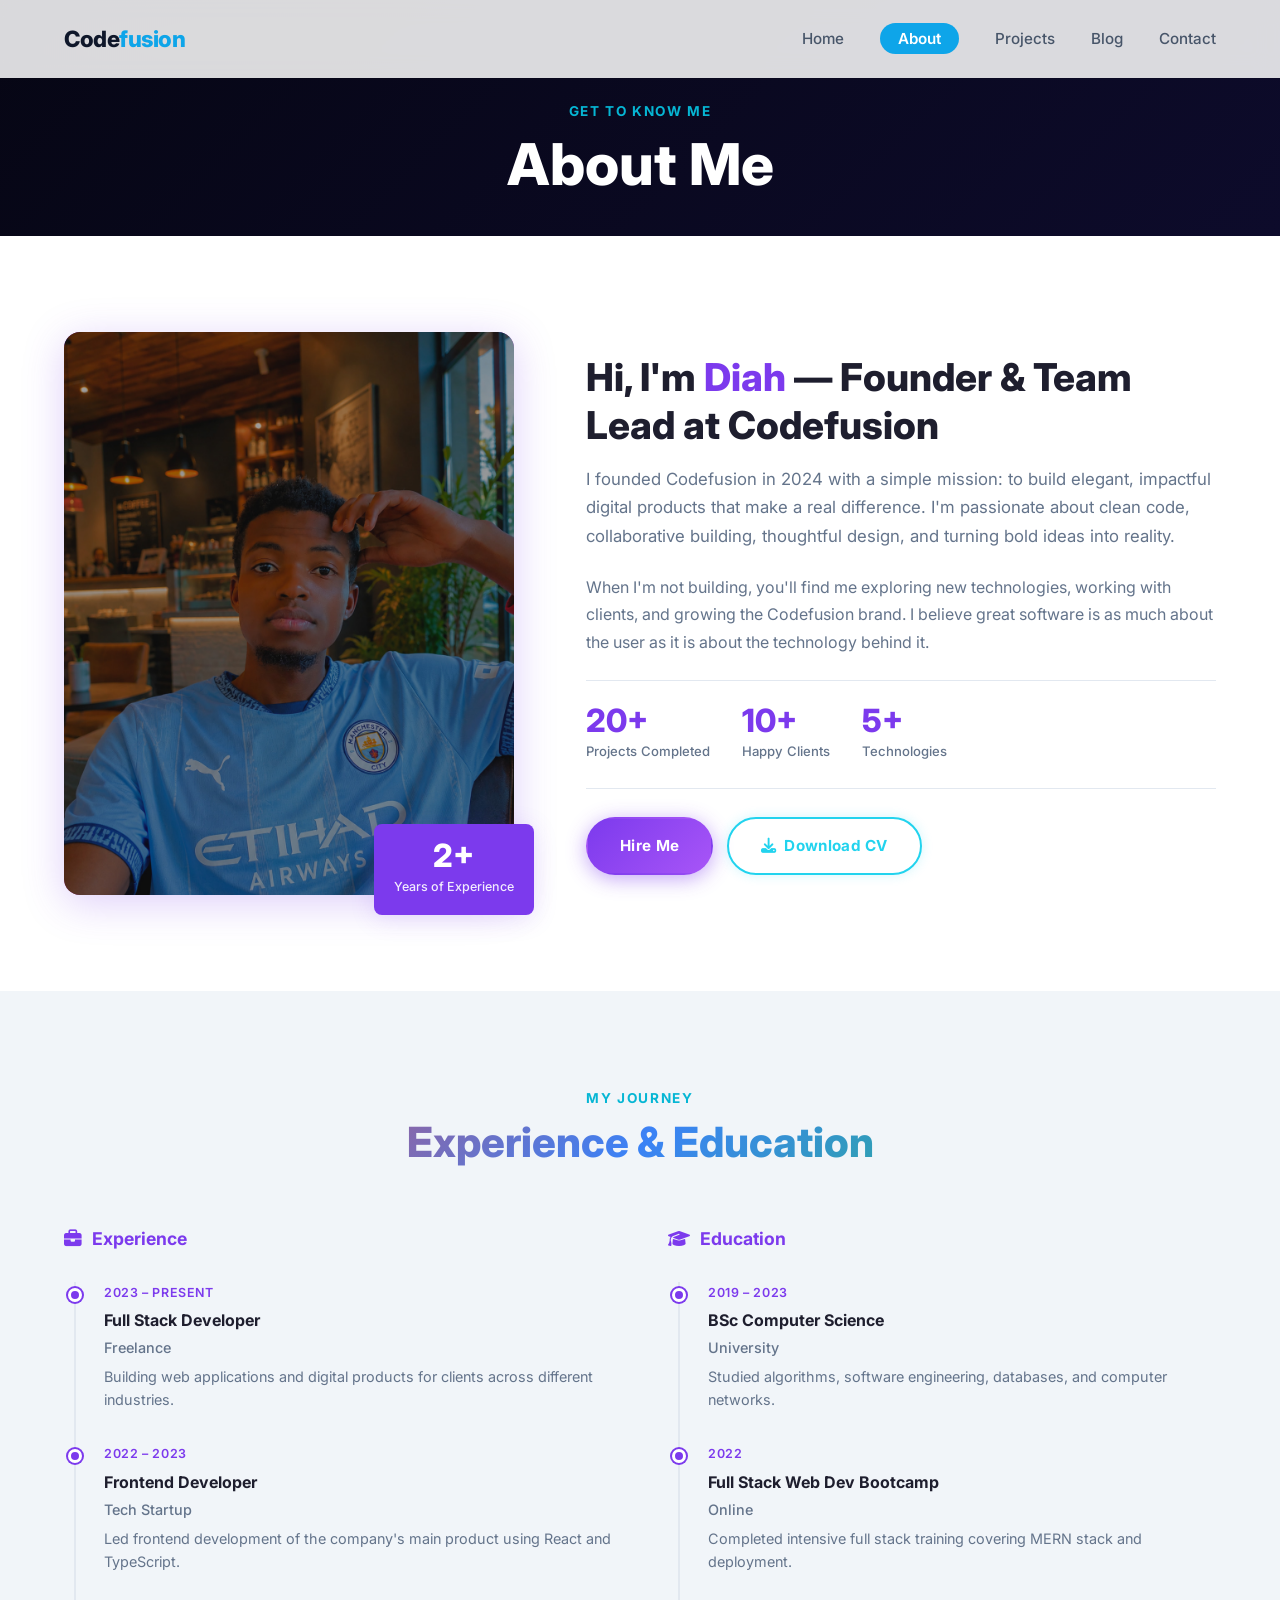
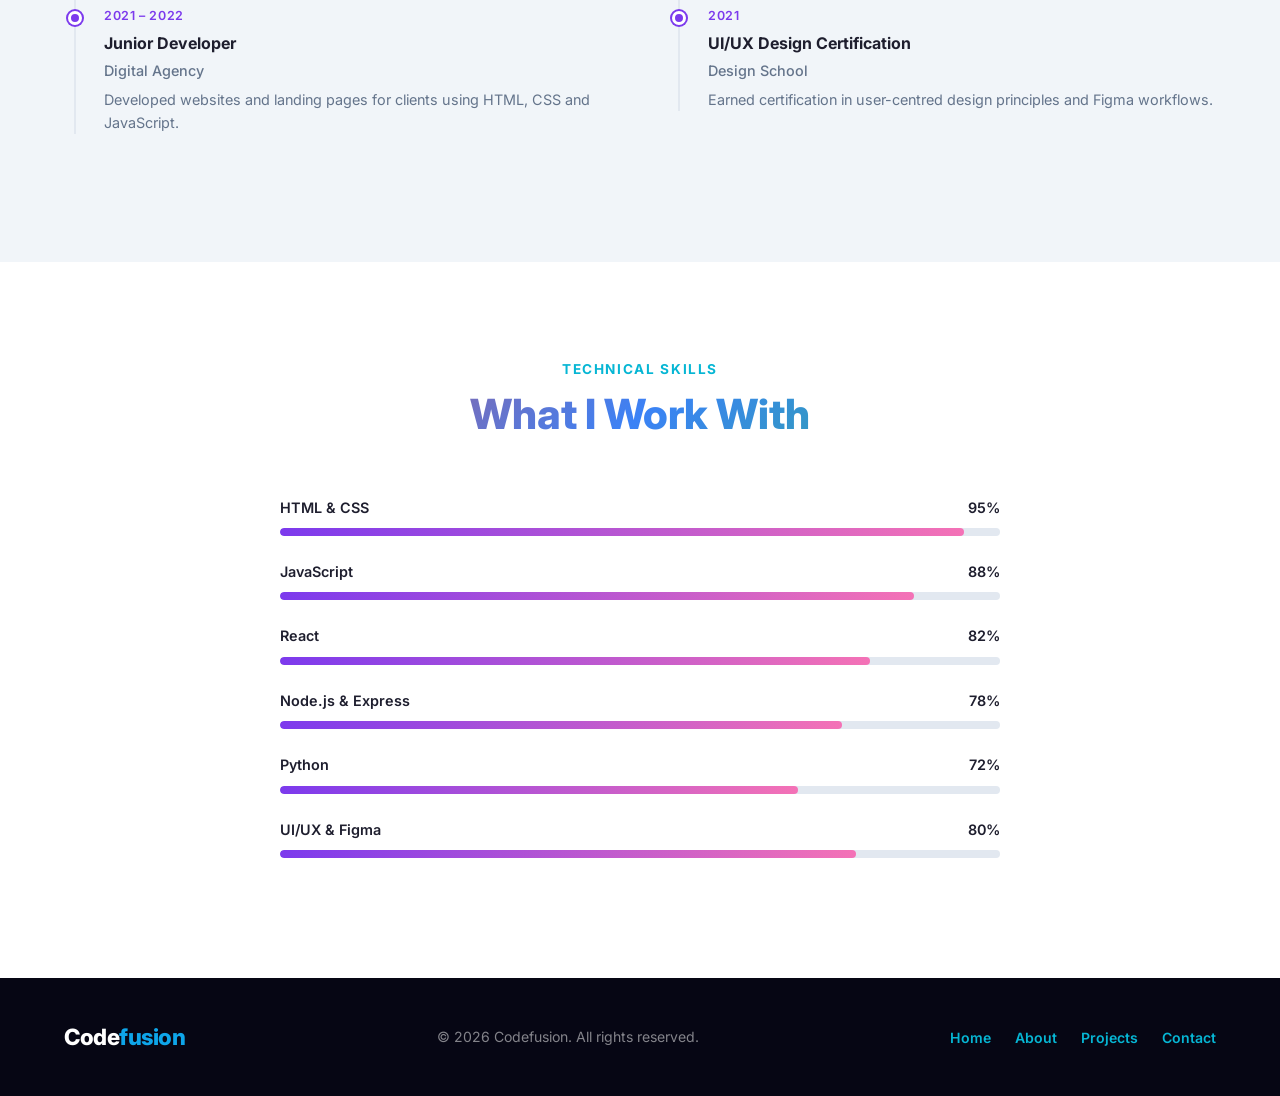
<file: pages/about.html>
<!DOCTYPE html>
<html lang="en">
<head>
  <meta charset="UTF-8" />
  <meta name="viewport" content="width=device-width, initial-scale=1.0" />
  <title>About | Codefusion</title>
  <link rel="stylesheet" href="../css/style.css?v=3" />
  <link rel="stylesheet" href="../css/responsive.css?v=3" />
  <link rel="stylesheet" href="https://cdnjs.cloudflare.com/ajax/libs/font-awesome/6.4.0/css/all.min.css" />
  <link href="https://fonts.googleapis.com/css2?family=Inter:wght@300;400;500;600;700;800&display=swap" rel="stylesheet" />
</head>
<body>

  <!-- Navigation -->
  <nav class="navbar" id="navbar">
    <div class="nav-container">
      <a href="../index.html" class="nav-logo">Code<span>fusion</span></a>
      <ul class="nav-links" id="nav-links">
        <li><a href="../index.html">Home</a></li>
        <li><a href="about.html" class="active">About</a></li>
        <li><a href="projects.html">Projects</a></li>
        <li><a href="blog.html">Blog</a></li>
        <li><a href="../index.html#contact">Contact</a></li>
      </ul>
      <button class="hamburger" id="hamburger" aria-label="Toggle menu">
        <span></span><span></span><span></span>
      </button>
    </div>
  </nav>

  <!-- Page Header -->
  <header class="page-header">
    <div class="container">
      <p class="section-label">Get to know me</p>
      <h1>About Me</h1>
    </div>
  </header>

  <!-- About Section -->
  <section class="about section">
    <div class="container">
      <div class="about-grid">
        <div class="about-image-wrap">
          <div class="about-image-frame">
            <img src="../images/profile.jpg" alt="Profile Photo" id="profile-img" class="profile-photo" />
          </div>
          <div class="about-badge">
            <span class="badge-number">2+</span>
            <span class="badge-text">Years of Experience</span>
          </div>
        </div>
        <div class="about-content">
          <h2>Hi, I'm <span class="highlight">Diah</span> — Founder & Team Lead at Codefusion</h2>
          <p class="about-lead">I founded Codefusion in 2024 with a simple mission: to build elegant, impactful digital products that make a real difference. I'm passionate about clean code, collaborative building, thoughtful design, and turning bold ideas into reality.</p>
          <p>When I'm not building, you'll find me exploring new technologies, working with clients, and growing the Codefusion brand. I believe great software is as much about the user as it is about the technology behind it.</p>
          <div class="about-stats">
            <div class="stat">
              <span class="stat-num">20+</span>
              <span class="stat-label">Projects Completed</span>
            </div>
            <div class="stat">
              <span class="stat-num">10+</span>
              <span class="stat-label">Happy Clients</span>
            </div>
            <div class="stat">
              <span class="stat-num">5+</span>
              <span class="stat-label">Technologies</span>
            </div>
          </div>
          <div class="about-actions">
            <a href="../index.html#contact" class="btn btn-primary">Hire Me</a>
            <a href="#" class="btn btn-outline"><i class="fas fa-download"></i> Download CV</a>
          </div>
        </div>
      </div>
    </div>
  </section>

  <!-- Experience & Education -->
  <section class="timeline-section section bg-light">
    <div class="container">
      <div class="section-header">
        <p class="section-label">My journey</p>
        <h2 class="section-title">Experience & Education</h2>
      </div>
      <div class="timeline-grid">
        <div class="timeline-col">
          <h3 class="timeline-col-title"><i class="fas fa-briefcase"></i> Experience</h3>
          <div class="timeline">
            <div class="timeline-item">
              <div class="timeline-dot"></div>
              <div class="timeline-body">
                <span class="timeline-date">2023 – Present</span>
                <h4>Full Stack Developer</h4>
                <p class="timeline-company">Freelance</p>
                <p>Building web applications and digital products for clients across different industries.</p>
              </div>
            </div>
            <div class="timeline-item">
              <div class="timeline-dot"></div>
              <div class="timeline-body">
                <span class="timeline-date">2022 – 2023</span>
                <h4>Frontend Developer</h4>
                <p class="timeline-company">Tech Startup</p>
                <p>Led frontend development of the company's main product using React and TypeScript.</p>
              </div>
            </div>
            <div class="timeline-item">
              <div class="timeline-dot"></div>
              <div class="timeline-body">
                <span class="timeline-date">2021 – 2022</span>
                <h4>Junior Developer</h4>
                <p class="timeline-company">Digital Agency</p>
                <p>Developed websites and landing pages for clients using HTML, CSS and JavaScript.</p>
              </div>
            </div>
          </div>
        </div>
        <div class="timeline-col">
          <h3 class="timeline-col-title"><i class="fas fa-graduation-cap"></i> Education</h3>
          <div class="timeline">
            <div class="timeline-item">
              <div class="timeline-dot"></div>
              <div class="timeline-body">
                <span class="timeline-date">2019 – 2023</span>
                <h4>BSc Computer Science</h4>
                <p class="timeline-company">University</p>
                <p>Studied algorithms, software engineering, databases, and computer networks.</p>
              </div>
            </div>
            <div class="timeline-item">
              <div class="timeline-dot"></div>
              <div class="timeline-body">
                <span class="timeline-date">2022</span>
                <h4>Full Stack Web Dev Bootcamp</h4>
                <p class="timeline-company">Online</p>
                <p>Completed intensive full stack training covering MERN stack and deployment.</p>
              </div>
            </div>
            <div class="timeline-item">
              <div class="timeline-dot"></div>
              <div class="timeline-body">
                <span class="timeline-date">2021</span>
                <h4>UI/UX Design Certification</h4>
                <p class="timeline-company">Design School</p>
                <p>Earned certification in user-centred design principles and Figma workflows.</p>
              </div>
            </div>
          </div>
        </div>
      </div>
    </div>
  </section>

  <!-- Skills Bar Section -->
  <section class="skills-detail section">
    <div class="container">
      <div class="section-header">
        <p class="section-label">Technical skills</p>
        <h2 class="section-title">What I Work With</h2>
      </div>
      <div class="skill-bars">
        <div class="skill-bar-item">
          <div class="skill-bar-header"><span>HTML & CSS</span><span>95%</span></div>
          <div class="skill-bar-bg"><div class="skill-bar-fill" data-width="95"></div></div>
        </div>
        <div class="skill-bar-item">
          <div class="skill-bar-header"><span>JavaScript</span><span>88%</span></div>
          <div class="skill-bar-bg"><div class="skill-bar-fill" data-width="88"></div></div>
        </div>
        <div class="skill-bar-item">
          <div class="skill-bar-header"><span>React</span><span>82%</span></div>
          <div class="skill-bar-bg"><div class="skill-bar-fill" data-width="82"></div></div>
        </div>
        <div class="skill-bar-item">
          <div class="skill-bar-header"><span>Node.js & Express</span><span>78%</span></div>
          <div class="skill-bar-bg"><div class="skill-bar-fill" data-width="78"></div></div>
        </div>
        <div class="skill-bar-item">
          <div class="skill-bar-header"><span>Python</span><span>72%</span></div>
          <div class="skill-bar-bg"><div class="skill-bar-fill" data-width="72"></div></div>
        </div>
        <div class="skill-bar-item">
          <div class="skill-bar-header"><span>UI/UX & Figma</span><span>80%</span></div>
          <div class="skill-bar-bg"><div class="skill-bar-fill" data-width="80"></div></div>
        </div>
      </div>
    </div>
  </section>

  <!-- Footer -->
  <footer class="footer">
    <div class="container footer-inner">
      <a href="../index.html" class="nav-logo">Code<span>fusion</span></a>
      <p>&copy; 2026 Codefusion. All rights reserved.</p>
      <ul class="footer-links">
        <li><a href="../index.html">Home</a></li>
        <li><a href="about.html">About</a></li>
        <li><a href="projects.html">Projects</a></li>
        <li><a href="../index.html#contact">Contact</a></li>
      </ul>
    </div>
  </footer>

  <script src="../js/main.js"></script>
</body>
</html>
</file>
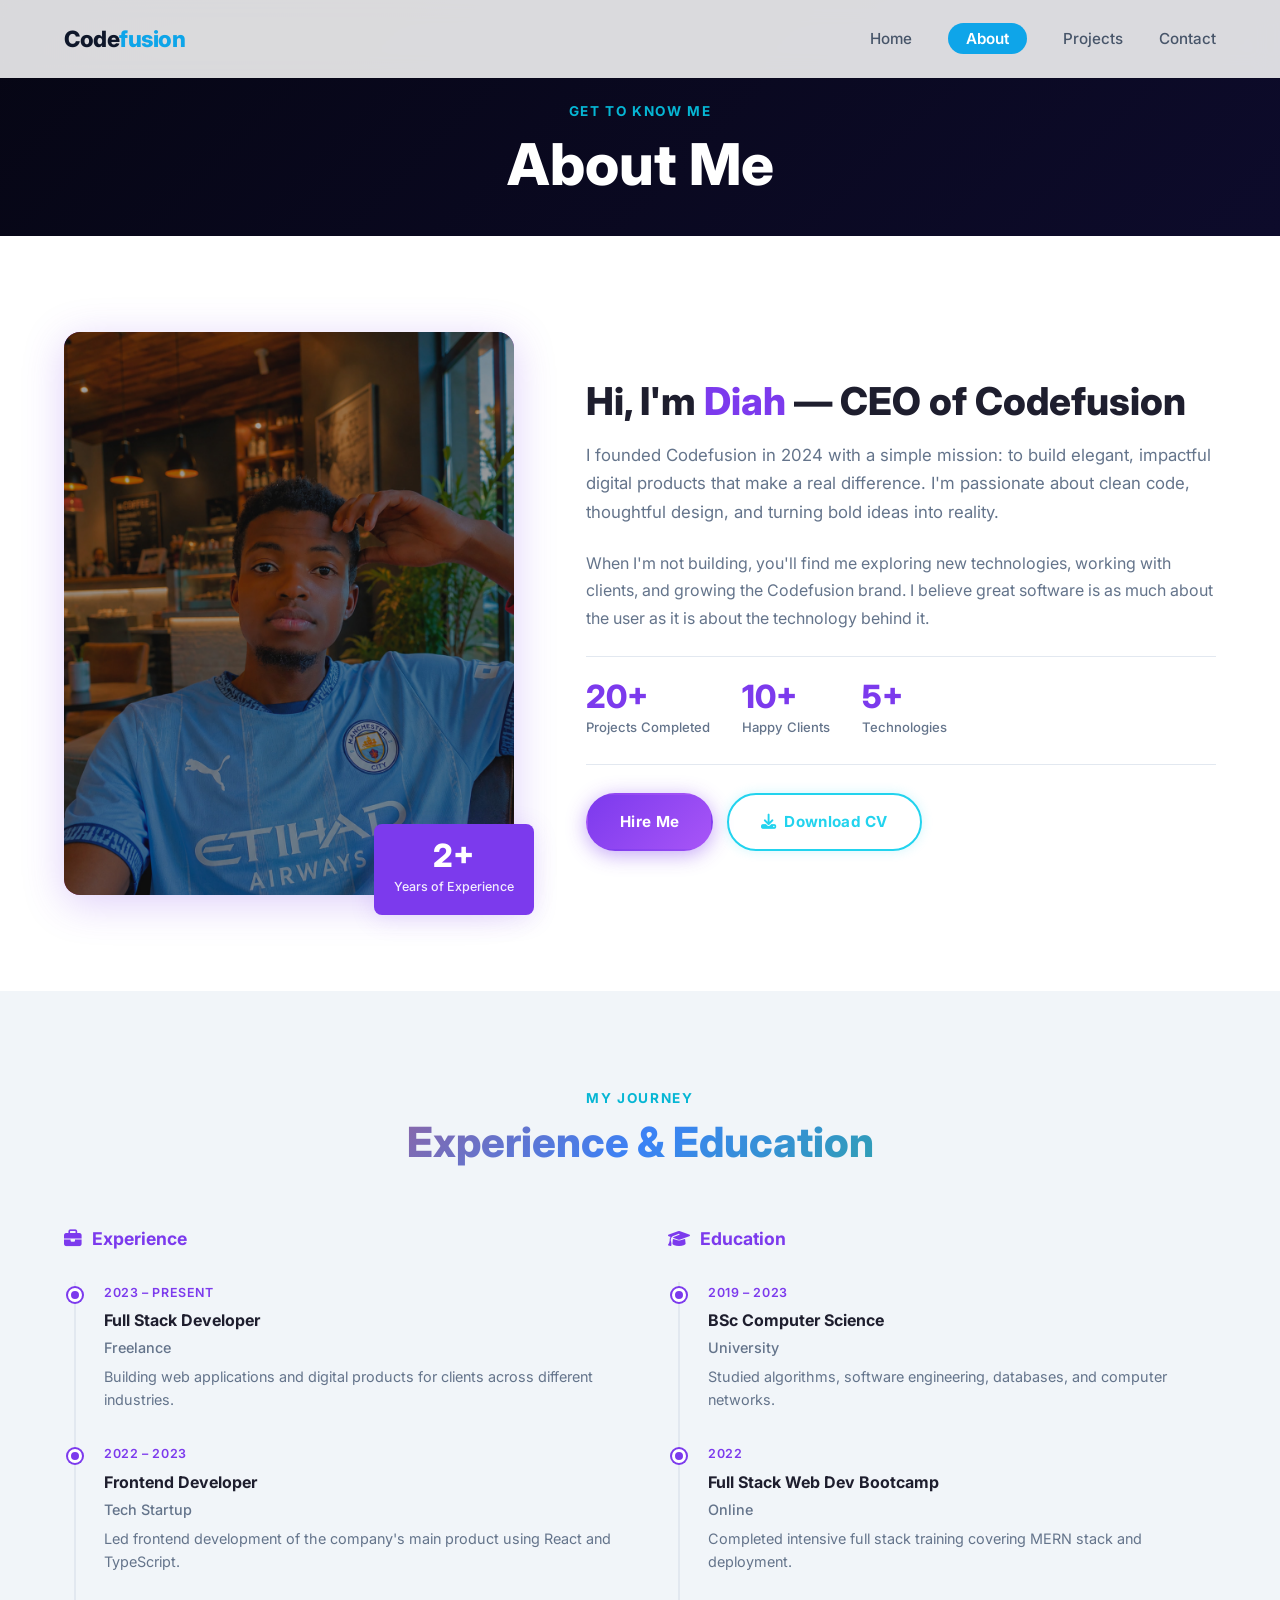
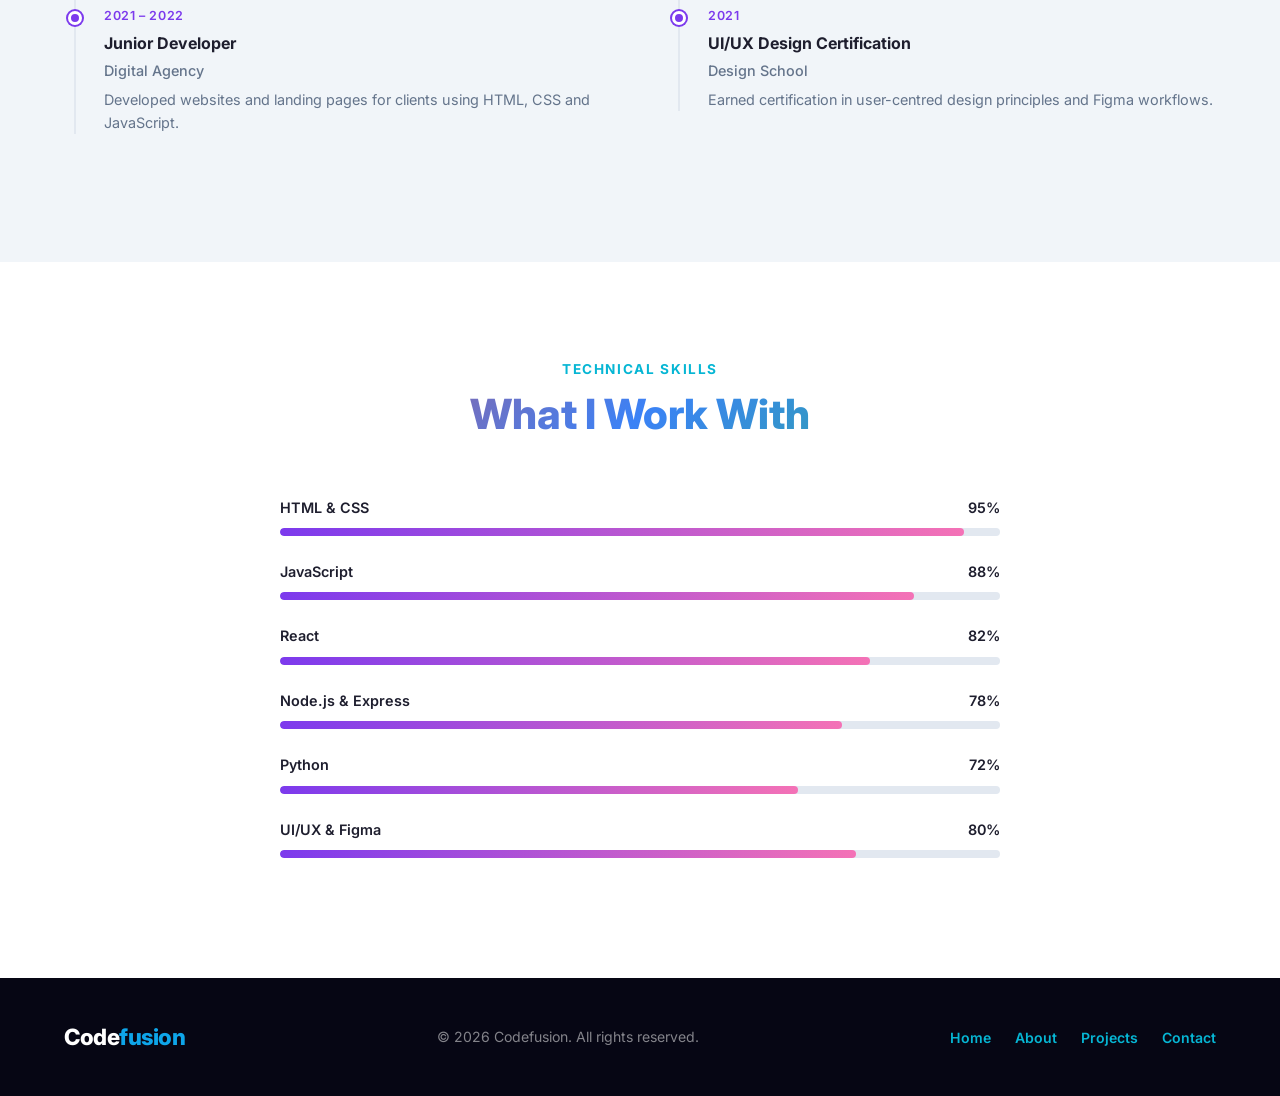
<file: portfolio/pages/about.html>
<!DOCTYPE html>
<html lang="en">
<head>
  <meta charset="UTF-8" />
  <meta name="viewport" content="width=device-width, initial-scale=1.0" />
  <title>About | Codefusion</title>
  <link rel="stylesheet" href="../css/style.css" />
  <link rel="stylesheet" href="../css/responsive.css" />
  <link rel="stylesheet" href="https://cdnjs.cloudflare.com/ajax/libs/font-awesome/6.4.0/css/all.min.css" />
  <link href="https://fonts.googleapis.com/css2?family=Inter:wght@300;400;500;600;700;800&display=swap" rel="stylesheet" />
</head>
<body>

  <!-- Navigation -->
  <nav class="navbar" id="navbar">
    <div class="nav-container">
      <a href="../index.html" class="nav-logo">Code<span>fusion</span></a>
      <ul class="nav-links" id="nav-links">
        <li><a href="../index.html">Home</a></li>
        <li><a href="about.html" class="active">About</a></li>
        <li><a href="projects.html">Projects</a></li>
        <li><a href="../index.html#contact">Contact</a></li>
      </ul>
      <button class="hamburger" id="hamburger" aria-label="Toggle menu">
        <span></span><span></span><span></span>
      </button>
    </div>
  </nav>

  <!-- Page Header -->
  <header class="page-header">
    <div class="container">
      <p class="section-label">Get to know me</p>
      <h1>About Me</h1>
    </div>
  </header>

  <!-- About Section -->
  <section class="about section">
    <div class="container">
      <div class="about-grid">
        <div class="about-image-wrap">
          <div class="about-image-frame">
            <img src="../images/profile.jpg" alt="Profile Photo" id="profile-img" class="profile-photo" />
          </div>
          <div class="about-badge">
            <span class="badge-number">2+</span>
            <span class="badge-text">Years of Experience</span>
          </div>
        </div>
        <div class="about-content">
          <h2>Hi, I'm <span class="highlight">Diah</span> — CEO of Codefusion</h2>
          <p class="about-lead">I founded Codefusion in 2024 with a simple mission: to build elegant, impactful digital products that make a real difference. I'm passionate about clean code, thoughtful design, and turning bold ideas into reality.</p>
          <p>When I'm not building, you'll find me exploring new technologies, working with clients, and growing the Codefusion brand. I believe great software is as much about the user as it is about the technology behind it.</p>
          <div class="about-stats">
            <div class="stat">
              <span class="stat-num">20+</span>
              <span class="stat-label">Projects Completed</span>
            </div>
            <div class="stat">
              <span class="stat-num">10+</span>
              <span class="stat-label">Happy Clients</span>
            </div>
            <div class="stat">
              <span class="stat-num">5+</span>
              <span class="stat-label">Technologies</span>
            </div>
          </div>
          <div class="about-actions">
            <a href="../index.html#contact" class="btn btn-primary">Hire Me</a>
            <a href="#" class="btn btn-outline"><i class="fas fa-download"></i> Download CV</a>
          </div>
        </div>
      </div>
    </div>
  </section>

  <!-- Experience & Education -->
  <section class="timeline-section section bg-light">
    <div class="container">
      <div class="section-header">
        <p class="section-label">My journey</p>
        <h2 class="section-title">Experience & Education</h2>
      </div>
      <div class="timeline-grid">
        <div class="timeline-col">
          <h3 class="timeline-col-title"><i class="fas fa-briefcase"></i> Experience</h3>
          <div class="timeline">
            <div class="timeline-item">
              <div class="timeline-dot"></div>
              <div class="timeline-body">
                <span class="timeline-date">2023 – Present</span>
                <h4>Full Stack Developer</h4>
                <p class="timeline-company">Freelance</p>
                <p>Building web applications and digital products for clients across different industries.</p>
              </div>
            </div>
            <div class="timeline-item">
              <div class="timeline-dot"></div>
              <div class="timeline-body">
                <span class="timeline-date">2022 – 2023</span>
                <h4>Frontend Developer</h4>
                <p class="timeline-company">Tech Startup</p>
                <p>Led frontend development of the company's main product using React and TypeScript.</p>
              </div>
            </div>
            <div class="timeline-item">
              <div class="timeline-dot"></div>
              <div class="timeline-body">
                <span class="timeline-date">2021 – 2022</span>
                <h4>Junior Developer</h4>
                <p class="timeline-company">Digital Agency</p>
                <p>Developed websites and landing pages for clients using HTML, CSS and JavaScript.</p>
              </div>
            </div>
          </div>
        </div>
        <div class="timeline-col">
          <h3 class="timeline-col-title"><i class="fas fa-graduation-cap"></i> Education</h3>
          <div class="timeline">
            <div class="timeline-item">
              <div class="timeline-dot"></div>
              <div class="timeline-body">
                <span class="timeline-date">2019 – 2023</span>
                <h4>BSc Computer Science</h4>
                <p class="timeline-company">University</p>
                <p>Studied algorithms, software engineering, databases, and computer networks.</p>
              </div>
            </div>
            <div class="timeline-item">
              <div class="timeline-dot"></div>
              <div class="timeline-body">
                <span class="timeline-date">2022</span>
                <h4>Full Stack Web Dev Bootcamp</h4>
                <p class="timeline-company">Online</p>
                <p>Completed intensive full stack training covering MERN stack and deployment.</p>
              </div>
            </div>
            <div class="timeline-item">
              <div class="timeline-dot"></div>
              <div class="timeline-body">
                <span class="timeline-date">2021</span>
                <h4>UI/UX Design Certification</h4>
                <p class="timeline-company">Design School</p>
                <p>Earned certification in user-centred design principles and Figma workflows.</p>
              </div>
            </div>
          </div>
        </div>
      </div>
    </div>
  </section>

  <!-- Skills Bar Section -->
  <section class="skills-detail section">
    <div class="container">
      <div class="section-header">
        <p class="section-label">Technical skills</p>
        <h2 class="section-title">What I Work With</h2>
      </div>
      <div class="skill-bars">
        <div class="skill-bar-item">
          <div class="skill-bar-header"><span>HTML & CSS</span><span>95%</span></div>
          <div class="skill-bar-bg"><div class="skill-bar-fill" data-width="95"></div></div>
        </div>
        <div class="skill-bar-item">
          <div class="skill-bar-header"><span>JavaScript</span><span>88%</span></div>
          <div class="skill-bar-bg"><div class="skill-bar-fill" data-width="88"></div></div>
        </div>
        <div class="skill-bar-item">
          <div class="skill-bar-header"><span>React</span><span>82%</span></div>
          <div class="skill-bar-bg"><div class="skill-bar-fill" data-width="82"></div></div>
        </div>
        <div class="skill-bar-item">
          <div class="skill-bar-header"><span>Node.js & Express</span><span>78%</span></div>
          <div class="skill-bar-bg"><div class="skill-bar-fill" data-width="78"></div></div>
        </div>
        <div class="skill-bar-item">
          <div class="skill-bar-header"><span>Python</span><span>72%</span></div>
          <div class="skill-bar-bg"><div class="skill-bar-fill" data-width="72"></div></div>
        </div>
        <div class="skill-bar-item">
          <div class="skill-bar-header"><span>UI/UX & Figma</span><span>80%</span></div>
          <div class="skill-bar-bg"><div class="skill-bar-fill" data-width="80"></div></div>
        </div>
      </div>
    </div>
  </section>

  <!-- Footer -->
  <footer class="footer">
    <div class="container footer-inner">
      <a href="../index.html" class="nav-logo">Code<span>fusion</span></a>
      <p>&copy; 2026 Codefusion. All rights reserved.</p>
      <ul class="footer-links">
        <li><a href="../index.html">Home</a></li>
        <li><a href="about.html">About</a></li>
        <li><a href="projects.html">Projects</a></li>
        <li><a href="../index.html#contact">Contact</a></li>
      </ul>
    </div>
  </footer>

  <script src="../js/main.js"></script>
</body>
</html>
</file>
<file: css/style.css>
/* ===== RESET & BASE ===== */
*, *::before, *::after { box-sizing: border-box; margin: 0; padding: 0; }

:root {
  --primary: #7c3aed;
  --primary-dark: #6d28d9;
  --secondary: #f472b6;
  --cyan: #22d3ee;
  --green: #4ade80;
  --neon: #a78bfa;
  --dark: #060614;
  --dark2: #0d0b2b;
  --gray: #64748b;
  --gray-light: #f1f5f9;
  --white: #ffffff;
  --text: #1e1e2e;
  --text-light: #64748b;
  --border: #e2e8f0;
  --shadow: 0 4px 24px rgba(124, 58, 237, 0.15);
  --shadow-lg: 0 8px 40px rgba(124, 58, 237, 0.25);
  --glow: 0 0 30px rgba(124, 58, 237, 0.5), 0 0 60px rgba(34, 211, 238, 0.2);
  --radius: 16px;
  --radius-sm: 8px;
  --transition: 0.3s cubic-bezier(0.4, 0, 0.2, 1);
}

html { scroll-behavior: smooth; }

body {
  font-family: 'Inter', sans-serif;
  color: var(--text);
  background: var(--white);
  line-height: 1.7;
  overflow-x: hidden;
}

body.page-bg {
  background: linear-gradient(150deg, #060614 0%, #071a2e 30%, #0a2a3a 55%, #0d1a30 80%, #060614 100%);
  min-height: 100vh;
  color: rgba(255,255,255,0.9);
}
body.page-bg section,
body.page-bg .section,
body.page-bg header,
body.page-bg .about,
body.page-bg .experience-section,
body.page-bg .article-section {
  background: transparent !important;
}
body.page-bg .bg-light {
  background: rgba(255,255,255,0.04) !important;
}

/* Page-bg: readable text on dark */
body.page-bg .about-content h2,
body.page-bg .timeline-body h4,
body.page-bg .section-title,
body.page-bg .timeline-col-title,
body.page-bg .skill-bar-header { color: #ffffff !important; }

body.page-bg .about-lead,
body.page-bg .about-content > p,
body.page-bg .timeline-body p,
body.page-bg .timeline-company { color: rgba(255,255,255,0.65) !important; }

/* Cyan replaces purple on about page */
body.page-bg .highlight        { color: var(--cyan) !important; }
body.page-bg .stat-num         { color: var(--cyan) !important; }
body.page-bg .timeline-col-title { color: var(--cyan) !important; }
body.page-bg .timeline-dot     { background: var(--cyan) !important; box-shadow: 0 0 0 2px var(--cyan) !important; }
body.page-bg .timeline-date    { color: var(--cyan) !important; }
body.page-bg .timeline::before { background: rgba(34,211,238,0.25) !important; }
body.page-bg .stat-label       { color: rgba(255,255,255,0.55) !important; }
body.page-bg .about-stats      { border-color: rgba(255,255,255,0.1) !important; }
body.page-bg .skill-bar-bg     { background: rgba(255,255,255,0.1) !important; }
body.page-bg .section-label    { color: var(--cyan) !important; }

/* Page header on dark bg */
body.page-bg .page-header {
  background: rgba(0,0,0,0.25) !important;
  border-bottom: 1px solid rgba(255,255,255,0.07) !important;
}

body.page-bg .hero {
  background: #f7f7f8 !important;
}

body #skills,
body.page-bg #skills    {
  background: url('../images/skills-bg.png') center/cover no-repeat !important;
  position: relative;
  overflow: hidden;
}
#skills::before {
  content: '';
  position: absolute;
  inset: 0;
  background: rgba(6, 6, 20, 0.78);
  z-index: 0;
}
#skills .container,
#skills .skills-swiper {
  position: relative;
  z-index: 1;
}
#featured  { background: linear-gradient(135deg, #0a0a20 0%, #10103a 50%, #0a1a30 100%); position: relative; overflow: hidden; }
#blog      { background: linear-gradient(135deg, #0d1a2a 0%, #0a0a20 50%, #12103a 100%); position: relative; overflow: hidden; }
#contact   {
  background: url('../images/contact-bg.png') center/cover no-repeat !important;
  position: relative;
  overflow: hidden;
}
#contact::before {
  content: '';
  position: absolute;
  inset: 0;
  background: rgba(4, 8, 20, 0.80);
  z-index: 0;
}

/* Colourful blob decorations in each section */
#skills::before {
  content: '';
  position: absolute;
  width: 420px; height: 420px;
  border-radius: 50%;
  background: radial-gradient(circle, rgba(74,222,128,0.55) 0%, rgba(34,197,94,0.2) 55%, transparent 100%);
  top: -140px; right: -120px;
  pointer-events: none; z-index: 0;
}
#skills::after {
  content: '';
  position: absolute;
  width: 320px; height: 320px;
  border-radius: 50%;
  background: radial-gradient(circle, rgba(251,146,60,0.5) 0%, rgba(249,115,22,0.18) 55%, transparent 100%);
  bottom: -110px; left: -90px;
  pointer-events: none; z-index: 0;
}
#featured::before {
  content: '';
  position: absolute;
  width: 400px; height: 400px;
  border-radius: 50%;
  background: radial-gradient(circle, rgba(248,113,113,0.5) 0%, rgba(239,68,68,0.18) 55%, transparent 100%);
  top: -130px; left: -110px;
  pointer-events: none; z-index: 0;
}
#featured::after {
  content: '';
  position: absolute;
  width: 300px; height: 300px;
  border-radius: 50%;
  background: radial-gradient(circle, rgba(244,114,182,0.5) 0%, rgba(236,72,153,0.18) 55%, transparent 100%);
  bottom: -90px; right: -70px;
  pointer-events: none; z-index: 0;
}
#blog::before {
  content: '';
  position: absolute;
  width: 400px; height: 400px;
  border-radius: 50%;
  background: radial-gradient(circle, rgba(74,222,128,0.5) 0%, rgba(34,197,94,0.18) 55%, transparent 100%);
  top: -130px; right: -110px;
  pointer-events: none; z-index: 0;
}
#blog::after {
  content: '';
  position: absolute;
  width: 300px; height: 300px;
  border-radius: 50%;
  background: radial-gradient(circle, rgba(251,146,60,0.48) 0%, rgba(249,115,22,0.16) 55%, transparent 100%);
  bottom: -90px; left: -80px;
  pointer-events: none; z-index: 0;
}

/* Ensure section content sits above blobs */
#skills .container,
#featured .container,
#blog .container,
#contact .container { position: relative; z-index: 1; }

a { color: inherit; text-decoration: none; }
ul { list-style: none; }
img { max-width: 100%; display: block; }

.container {
  width: 90%;
  max-width: 1200px;
  margin: 0 auto;
}

/* ===== SECTION ===== */
.section { padding: 96px 0; }
.section-sm { padding: 48px 0; }
.bg-light { background: var(--gray-light); }

.section-header {
  text-align: center;
  margin-bottom: 56px;
}

.section-label {
  font-size: 0.85rem;
  font-weight: 600;
  letter-spacing: 0.12em;
  text-transform: uppercase;
  color: var(--primary);
  margin-bottom: 8px;
}

.section-title {
  font-size: clamp(1.8rem, 4vw, 2.6rem);
  font-weight: 800;
  color: var(--text);
  line-height: 1.2;
}

.section-desc {
  margin-top: 12px;
  color: var(--text-light);
  font-size: 1.05rem;
  max-width: 560px;
  margin-left: auto;
  margin-right: auto;
}

.highlight { color: var(--primary); }

/* ===== BUTTONS ===== */
.btn {
  display: inline-flex;
  align-items: center;
  gap: 8px;
  padding: 14px 32px;
  border-radius: 50px;
  font-weight: 700;
  font-size: 0.95rem;
  cursor: pointer;
  transition: var(--transition);
  border: 2px solid transparent;
  letter-spacing: 0.02em;
}

.btn-primary {
  background: linear-gradient(135deg, var(--primary), #a855f7);
  color: var(--white);
  border-color: transparent;
  box-shadow: 0 4px 20px rgba(124, 58, 237, 0.45);
}
.btn-primary:hover {
  transform: translateY(-3px);
  box-shadow: 0 8px 32px rgba(124, 58, 237, 0.65), 0 0 20px rgba(168, 85, 247, 0.4);
}

.btn-outline {
  background: transparent;
  color: var(--cyan);
  border-color: var(--cyan);
  box-shadow: 0 0 12px rgba(34, 211, 238, 0.2);
}
.btn-outline:hover {
  background: var(--cyan);
  color: var(--dark);
  transform: translateY(-3px);
  box-shadow: 0 0 24px rgba(34, 211, 238, 0.5);
}

.btn-sm {
  padding: 8px 20px;
  font-size: 0.85rem;
  border-radius: 50px;
  background: rgba(255,255,255,0.12);
  color: var(--white);
  font-weight: 600;
  border: 1px solid rgba(255,255,255,0.3);
  backdrop-filter: blur(8px);
}
.btn-sm:hover { background: var(--primary); border-color: var(--primary); }

.btn-full { width: 100%; justify-content: center; }

/* ===== NAVBAR ===== */
.navbar {
  position: fixed;
  top: 0; left: 0;
  width: 100%;
  z-index: 1000;
  padding: 20px 0;
  transition: var(--transition);
  background: rgba(255,255,255,0.85);
  backdrop-filter: blur(12px);
  box-shadow: 0 1px 0 rgba(0,0,0,0.06);
}

.navbar.scrolled {
  background: rgba(255, 255, 255, 0.97);
  backdrop-filter: blur(16px);
  padding: 14px 0;
  box-shadow: 0 2px 20px rgba(0,0,0,0.08);
}

.nav-container {
  width: 90%;
  max-width: 1200px;
  margin: 0 auto;
  display: flex;
  align-items: center;
  justify-content: space-between;
}

.nav-logo {
  font-size: 1.4rem;
  font-weight: 800;
  color: #0f172a;
  transition: var(--transition);
  letter-spacing: -0.5px;
}
.nav-logo span { color: #0EA5E9; }

.nav-links {
  display: flex;
  gap: 36px;
}

.nav-links a {
  font-weight: 500;
  font-size: 0.95rem;
  color: #475569;
  transition: var(--transition);
  position: relative;
}
.nav-links a::after {
  content: '';
  position: absolute;
  bottom: -4px; left: 0;
  width: 0; height: 2px;
  background: #0EA5E9;
  border-radius: 2px;
  transition: var(--transition);
}
.nav-links a:hover { color: #0EA5E9; }
.nav-links a:hover::after { width: 100%; }
.nav-links a.active {
  color: #fff;
  background: #0EA5E9;
  padding: 6px 18px;
  border-radius: 50px;
  font-weight: 600;
}
.nav-links a.active::after { display: none; }

.hamburger {
  display: none;
  flex-direction: column;
  align-items: center;
  gap: 5px;
  background: none;
  border: none;
  cursor: pointer;
  padding: 4px;
}
.hamburger .menu-label {
  font-size: 0.6rem;
  font-weight: 700;
  letter-spacing: 0.08em;
  color: #0EA5E9;
  line-height: 1;
  margin-top: 1px;
}
.hamburger span:not(.menu-label) {
  display: block;
  width: 24px; height: 2px;
  background: #0EA5E9;
  border-radius: 2px;
  transition: var(--transition);
}

/* ===== HERO ===== */
.hero {
  position: relative;
  min-height: 100vh;
  display: flex;
  align-items: center;
  background: linear-gradient(180deg, #ffffff 0%, #f8fcff 48%, #dff3ff 100%);
  padding-top: 80px;
  overflow: hidden;
}

/* Decorative background elements */
.hero-deco-line {
  position: absolute;
  width: 2px;
  height: 140px;
  background: #dcdcdc;
  transform: rotate(35deg);
  pointer-events: none;
}
.hero-deco-line-1 { top: 40px; left: 6%; }
.hero-deco-line-2 { bottom: 60px; left: 30%; }
.hero-deco-ring {
  position: absolute;
  border: 1px solid #ddd;
  border-radius: 50%;
  pointer-events: none;
}
.hero-deco-ring-1 { width: 46px; height: 46px; top: 30px; left: 22%; }
.hero-deco-ring-2 { width: 22px; height: 22px; top: 130px; left: 4%; }

/* Split layout */
.hero-split {
  position: relative;
  z-index: 1;
  display: flex;
  flex-direction: column;
  align-items: center;
  text-align: center;
  gap: 8px;
  padding: 60px 0;
  width: 90%;
  max-width: 720px;
  margin: 0 auto;
}

/* ---- Left text ---- */
.hero-heading {
  font-size: clamp(2.2rem, 4.4vw, 3.4rem);
  font-weight: 800;
  color: #1a1a1a;
  line-height: 1.15;
  letter-spacing: -0.5px;
  margin-bottom: 10px;
}
.hero-name { color: #0EA5E9; }

.hero-role {
  font-size: clamp(0.95rem, 1.6vw, 1.15rem);
  font-weight: 700;
  letter-spacing: 0.04em;
  color: #444444;
  margin-bottom: 26px;
}
.hero-accent { color: #0EA5E9; }

.hero-intro {
  display: flex;
  align-items: flex-start;
  gap: 14px;
  max-width: 460px;
  margin: 0 auto 32px;
  text-align: left;
}
.hero-intro-icon {
  flex-shrink: 0;
  width: 22px;
  height: 22px;
  border: 2px solid #cfcfcf;
  border-radius: 3px;
  display: flex;
  align-items: center;
  justify-content: center;
  font-size: 0.7rem;
  color: #0EA5E9;
  margin-top: 3px;
}
.hero-intro p {
  color: #6b6b6b;
  font-size: 0.95rem;
  line-height: 1.75;
  margin: 0;
}

/* Buttons */
.hero-actions {
  display: flex;
  gap: 14px;
  flex-wrap: wrap;
  justify-content: center;
  margin-bottom: 30px;
}
.btn-hero-primary {
  display: inline-flex;
  align-items: center;
  background: #0EA5E9;
  color: #ffffff;
  padding: 13px 30px;
  border-radius: 50px;
  font-weight: 700;
  font-size: 0.85rem;
  letter-spacing: 0.03em;
  text-decoration: none;
  border: 2px solid #0EA5E9;
  transition: var(--transition);
}
.btn-hero-primary:hover {
  background: #0284C7;
  border-color: #0284C7;
  transform: translateY(-2px);
  box-shadow: 0 6px 24px rgba(14,165,233,0.35);
}
.btn-hero-dark {
  display: inline-flex;
  align-items: center;
  background: transparent;
  color: #1a1a1a;
  padding: 13px 30px;
  border-radius: 50px;
  border: 2px solid #dcdcdc;
  font-weight: 700;
  font-size: 0.85rem;
  letter-spacing: 0.03em;
  text-decoration: none;
  transition: var(--transition);
}
.btn-hero-dark:hover {
  border-color: #1a1a1a;
  background: #1a1a1a;
  color: #fff;
  transform: translateY(-2px);
}

/* Social icons */
.hero-socials {
  display: flex;
  gap: 14px;
  justify-content: center;
}
.hero-socials a {
  width: 38px;
  height: 38px;
  border-radius: 50%;
  display: flex;
  align-items: center;
  justify-content: center;
  color: #6b6b6b;
  background: #ffffff;
  border: 1px solid #e5e5e5;
  transition: var(--transition);
  font-size: 0.95rem;
}
.hero-socials a:hover {
  background: #0EA5E9;
  border-color: #0EA5E9;
  color: #ffffff;
  transform: translateY(-2px);
}

/* ---- Photo (top, circular, compact) ---- */
.hero-photo-wrap {
  position: relative;
  display: flex;
  align-items: center;
  justify-content: center;
  width: 190px;
  height: 190px;
  margin-bottom: 22px;
}
.hero-photo-deco {
  position: absolute;
  border-radius: 50%;
  pointer-events: none;
  z-index: 0;
}
.hero-photo-deco-1 {
  width: 20px;
  height: 20px;
  border: 1px solid #dcdcdc;
  top: -10px;
  left: -14px;
}
.hero-photo-frame {
  position: relative;
  z-index: 1;
  width: 190px;
  height: 190px;
  border-radius: 50%;
  overflow: hidden;
  box-shadow: 0 15px 35px rgba(0,0,0,0.14);
  background: #fff;
  border: 3px solid #ffffff;
}
.hero-photo-frame img {
  width: 100%;
  height: 100%;
  display: block;
  object-fit: cover;
  object-position: center top;
}

/* ---- Skills ticker strip ---- */
.skills-ticker {
  background: #ffffff;
  border-top: 1px solid #ececec;
  border-bottom: 1px solid #ececec;
  padding: 16px 0;
  overflow: hidden;
}
.ticker-track {
  display: flex;
  gap: 56px;
  animation: ticker-scroll 22s linear infinite;
  width: max-content;
}
.ticker-track span {
  color: #b5b5b5;
  font-size: 0.78rem;
  font-weight: 600;
  letter-spacing: 0.2em;
  text-transform: uppercase;
  white-space: nowrap;
}
@keyframes ticker-scroll {
  from { transform: translateX(0); }
  to   { transform: translateX(-50%); }
}

/* ===== SKILLS SWIPER ===== */
.skills-swiper {
  width: 100%;
  padding: 16px 0 40px;
  overflow: hidden;
}
.skills-swiper .swiper-slide {
  width: 300px;
  height: auto;
}

/* Skills section text on dark bg */
#skills .section-label {
  color: #4ade80;
  background: none;
  -webkit-background-clip: unset;
  -webkit-text-fill-color: #4ade80;
  background-clip: unset;
}
#skills .section-title {
  color: #facc15;
  background: none;
  -webkit-background-clip: unset;
  -webkit-text-fill-color: #facc15;
  background-clip: unset;
}
#skills .skill-card {
  background: rgba(10, 10, 35, 0.72);
  border: 1px solid rgba(255, 255, 255, 0.12);
  backdrop-filter: blur(8px);
  -webkit-backdrop-filter: blur(8px);
}
#skills .skill-info h3 { color: #38bdf8 !important; }
#skills .skill-info p  { color: #ffffff; }
#skills .skill-tags span {
  background: rgba(255,255,255,0.1);
  color: rgba(255,255,255,0.85);
  border: 1px solid rgba(255,255,255,0.15);
}

/* Featured & Blog — dark section overrides */
#featured .section-label,
#blog .section-label {
  color: #4ade80;
  background: none;
  -webkit-background-clip: unset;
  -webkit-text-fill-color: #4ade80;
  background-clip: unset;
}
#featured .section-title,
#blog .section-title {
  color: #facc15;
  background: none;
  -webkit-background-clip: unset;
  -webkit-text-fill-color: #facc15;
  background-clip: unset;
}
#featured .section-desc,
#blog .section-desc { color: #ffffff; }
#featured .btn-outline,
#blog .btn-outline {
  border-color: rgba(255,255,255,0.35);
  color: #ffffff;
}
#featured .btn-outline:hover,
#blog .btn-outline:hover {
  background: rgba(255,255,255,0.1);
  border-color: var(--cyan);
  color: var(--cyan);
}

.skill-card {
  background: var(--white);
  border: 1px solid var(--border);
  border-radius: var(--radius);
  overflow: hidden;
  transition: var(--transition);
  height: 100%;
  display: flex;
  flex-direction: column;
}
.skill-card:hover {
  transform: translateY(-6px);
  box-shadow: var(--shadow-lg);
  border-color: var(--primary);
}

.skill-image {
  position: relative;
  height: 200px;
  overflow: hidden;
  background: linear-gradient(135deg, var(--primary), var(--secondary));
  flex-shrink: 0;
}
.skill-image img {
  width: 100%;
  height: 100%;
  object-fit: cover;
  transition: transform 0.4s ease;
  display: block;
}
.skill-card:hover .skill-image img {
  transform: scale(1.06);
}

.skill-info {
  padding: 24px;
  display: flex;
  flex-direction: column;
  flex: 1;
}

.skill-card h3 {
  font-size: 1.1rem;
  font-weight: 700;
  margin-bottom: 10px;
}

/* Colored skill titles */
.skill-card:nth-child(1) h3 { color: #ef4444; }
.skill-card:nth-child(2) h3 { color: #3b82f6; }
.skill-card:nth-child(3) h3 { color: #22c55e; }
.skill-card:nth-child(4) h3 { color: #f97316; }
.skill-card:nth-child(5) h3 { color: #ec4899; }

.skill-card p {
  font-size: 0.92rem;
  color: var(--text);
  margin-bottom: 16px;
  line-height: 1.6;
  flex: 1;
  font-weight: 600;
}

.skill-tags {
  display: flex;
  flex-wrap: wrap;
  gap: 6px;
  margin-top: auto;
}
.skill-tags span {
  background: var(--gray-light);
  color: var(--primary);
  font-size: 0.78rem;
  font-weight: 600;
  padding: 4px 12px;
  border-radius: 50px;
}

/* ===== PROJECTS ===== */
.projects-grid {
  display: grid;
  grid-template-columns: repeat(auto-fit, minmax(300px, 1fr));
  gap: 28px;
}

.all-grid {
  grid-template-columns: repeat(auto-fill, minmax(320px, 1fr));
}

.project-card {
  background: rgba(10, 10, 35, 0.72);
  border: 1px solid rgba(255, 255, 255, 0.12);
  backdrop-filter: blur(8px);
  -webkit-backdrop-filter: blur(8px);
  border-radius: var(--radius);
  overflow: hidden;
  transition: var(--transition);
}
.project-card:hover {
  transform: translateY(-6px);
  box-shadow: 0 8px 40px rgba(99,102,241,0.3);
  border-color: rgba(255,255,255,0.25);
}
.project-card.hide { display: none; }

.project-image {
  position: relative;
  height: 220px;
  overflow: hidden;
  background: linear-gradient(135deg, var(--primary), var(--secondary));
}
.project-image img {
  width: 100%; height: 100%;
  object-fit: cover;
  transition: transform 0.4s ease;
}
.project-card:hover .project-image img { transform: scale(1.06); }

.placeholder-img {
  display: flex;
  align-items: center;
  justify-content: center;
  background: linear-gradient(135deg, #667eea 0%, #764ba2 100%);
}
.placeholder-img.p3 { background: linear-gradient(135deg, #f093fb 0%, #f5576c 100%); }
.placeholder-img.p4 { background: linear-gradient(135deg, #4facfe 0%, #00f2fe 100%); }
.placeholder-img.p5 { background: linear-gradient(135deg, #43e97b 0%, #38f9d7 100%); }
.placeholder-img.p6 { background: linear-gradient(135deg, #fa709a 0%, #fee140 100%); }
.placeholder-img span {
  color: rgba(255,255,255,0.9);
  font-size: 1.1rem;
  font-weight: 700;
}

.project-overlay {
  position: absolute;
  inset: 0;
  background: rgba(15,15,26,0.6);
  display: flex;
  align-items: center;
  justify-content: center;
  opacity: 0;
  transition: var(--transition);
}
.project-card:hover .project-overlay { opacity: 1; }

.project-info { padding: 24px; }

.project-tag {
  font-size: 0.75rem;
  font-weight: 700;
  color: var(--primary);
  background: rgba(108,99,255,0.1);
  padding: 3px 12px;
  border-radius: 50px;
  text-transform: uppercase;
  letter-spacing: 0.06em;
}

.project-info h3 {
  font-size: 1.1rem;
  font-weight: 700;
  margin: 10px 0 8px;
  color: #ffffff;
}

.project-info p {
  font-size: 0.9rem;
  color: rgba(255,255,255,0.7);
  line-height: 1.6;
  margin-bottom: 14px;
}

.tech-stack {
  display: flex;
  flex-wrap: wrap;
  gap: 6px;
  margin-bottom: 14px;
}
.tech-stack span {
  background: rgba(255,255,255,0.1);
  color: rgba(255,255,255,0.85);
  font-size: 0.75rem;
  font-weight: 500;
  padding: 3px 10px;
  border-radius: 50px;
  border: 1px solid rgba(255,255,255,0.15);
}

.project-links {
  display: flex;
  gap: 12px;
}

.link-icon {
  width: 36px; height: 36px;
  border: 1.5px solid rgba(255,255,255,0.25);
  border-radius: 50%;
  display: flex;
  align-items: center;
  justify-content: center;
  color: rgba(255,255,255,0.7);
  font-size: 0.9rem;
  transition: var(--transition);
}
.link-icon:hover {
  border-color: var(--cyan);
  color: var(--cyan);
  transform: translateY(-2px);
}

.section-cta {
  text-align: center;
  margin-top: 48px;
}

/* ===== FILTER BAR ===== */
.filter-btns {
  display: flex;
  flex-wrap: wrap;
  gap: 10px;
  justify-content: center;
}

.filter-btn {
  padding: 10px 24px;
  border-radius: 50px;
  border: 1.5px solid var(--border);
  background: var(--white);
  color: var(--text-light);
  font-size: 0.9rem;
  font-weight: 500;
  cursor: pointer;
  transition: var(--transition);
}
.filter-btn:hover, .filter-btn.active {
  background: var(--primary);
  color: var(--white);
  border-color: var(--primary);
}

/* ===== CONTACT ===== */
.contact-grid {
  display: grid;
  grid-template-columns: 1fr 1fr;
  gap: 48px;
  align-items: center;
}

/* Left: tech-photo card wrapping the form */
.contact-form-wrap {
  background: url('https://images.unsplash.com/photo-1518770660439-4636190af475?w=900&q=80') center/cover no-repeat;
  border-radius: 24px;
  padding: 40px 36px;
  box-shadow: 0 8px 48px rgba(0,0,0,0.4);
  position: relative;
  overflow: hidden;
}
.contact-form-wrap::before {
  content: '';
  position: absolute;
  inset: 0;
  background: rgba(5, 8, 22, 0.72);
  backdrop-filter: blur(3px);
  -webkit-backdrop-filter: blur(3px);
  border-radius: 24px;
  z-index: 0;
}
.contact-form-wrap > * {
  position: relative;
  z-index: 1;
}

.contact-us-title {
  font-size: 1.8rem;
  font-weight: 800;
  color: #ffffff;
  margin-bottom: 28px;
}

/* Right: illustration container */
.contact-illustration {
  display: flex;
  align-items: center;
  justify-content: center;
  opacity: 0.92;
}

/* ===== FORM ===== */
.contact-form {
  background: transparent;
  border: none;
  backdrop-filter: none;
  -webkit-backdrop-filter: none;
  padding: 0;
  border-radius: 0;
}

/* Input with leading icon */
.form-group-icon {
  position: relative;
}
.form-field-icon {
  position: absolute;
  left: 14px;
  top: 50%;
  transform: translateY(-50%);
  color: #94a3b8;
  font-size: 0.9rem;
  pointer-events: none;
  z-index: 1;
}
.form-group-icon input {
  padding-left: 38px !important;
}

.form-row {
  display: grid;
  grid-template-columns: 1fr 1fr 1fr;
  gap: 12px;
  margin-bottom: 12px;
}

.form-group {
  margin-bottom: 12px;
}

.form-group label {
  display: block;
  font-size: 0.88rem;
  font-weight: 600;
  color: var(--text);
  margin-bottom: 6px;
}

.form-group input,
.form-group textarea {
  width: 100%;
  padding: 12px 16px;
  border: 1.5px solid var(--border);
  border-radius: var(--radius-sm);
  font-family: 'Inter', sans-serif;
  font-size: 0.95rem;
  color: var(--text);
  background: var(--white);
  transition: var(--transition);
  outline: none;
  resize: vertical;
}
.form-group input:focus,
.form-group textarea:focus {
  border-color: var(--primary);
  box-shadow: 0 0 0 3px rgba(108,99,255,0.12);
}

/* ===== CONTACT OVERRIDES ===== */
#contact .section-label   {
  color: #4ade80;
  background: none;
  -webkit-background-clip: unset;
  -webkit-text-fill-color: #4ade80;
  background-clip: unset;
}
#contact .section-title   {
  color: #facc15;
  background: none;
  -webkit-background-clip: unset;
  -webkit-text-fill-color: #facc15;
  background-clip: unset;
}
#contact .section-desc    { color: #ffffff; }

/* Inputs inside the tech-photo card — frosted glass */
.contact-form-wrap .form-group input,
.contact-form-wrap .form-group textarea {
  background: rgba(255,255,255,0.12);
  border: 1.5px solid rgba(255,255,255,0.22);
  border-radius: 50px;
  color: #ffffff;
  backdrop-filter: blur(6px);
  -webkit-backdrop-filter: blur(6px);
}
.contact-form-wrap .form-group textarea {
  border-radius: 16px;
}
.contact-form-wrap .form-group input::placeholder,
.contact-form-wrap .form-group textarea::placeholder { color: rgba(255,255,255,0.45); }
.contact-form-wrap .form-group input:focus,
.contact-form-wrap .form-group textarea:focus {
  border-color: #06b6d4;
  box-shadow: 0 0 0 3px rgba(6,182,212,0.2);
  background: rgba(255,255,255,0.18);
}
.contact-form-wrap .form-field-icon { color: rgba(255,255,255,0.5); }
.contact-direct-gmail {
  background: rgba(255,255,255,0.15);
  color: #ffffff;
  border: 1.5px solid rgba(255,255,255,0.25);
  box-shadow: 0 2px 10px rgba(0,0,0,0.2);
}

/* Send Message button — teal pill */
.btn-contact {
  width: 100%;
  padding: 14px 24px;
  border: none;
  border-radius: 50px;
  background: linear-gradient(135deg, #06b6d4, #0ea5e9);
  color: #ffffff;
  font-size: 1rem;
  font-weight: 700;
  cursor: pointer;
  letter-spacing: 0.03em;
  transition: var(--transition);
  box-shadow: 0 4px 20px rgba(6,182,212,0.35);
  margin-bottom: 4px;
}
.btn-contact:hover {
  box-shadow: 0 8px 32px rgba(6,182,212,0.55);
  transform: translateY(-2px);
}

/* Direct contact icons row below button */
.contact-direct-row {
  display: flex;
  flex-direction: row;
  gap: 20px;
  justify-content: center;
  margin-top: 18px;
}
.contact-direct-btn {
  display: flex;
  align-items: center;
  gap: 7px;
  padding: 0;
  background: none;
  border: none;
  box-shadow: none;
  border-radius: 0;
  font-size: 0.88rem;
  font-weight: 600;
  color: rgba(255,255,255,0.85);
  text-decoration: none;
  transition: transform 0.2s, opacity 0.2s;
}
.contact-direct-btn span { line-height: 1; }
.contact-direct-btn:hover {
  transform: translateY(-2px);
  opacity: 1;
}
.contact-direct-gmail { opacity: 0.9; }
.contact-direct-wa   { opacity: 0.9; }

.form-success {
  display: none;
  text-align: center;
  color: #22c55e;
  font-weight: 500;
  margin-top: 12px;
  font-size: 0.9rem;
}
.form-error {
  display: none;
  text-align: center;
  color: #f87171;
  font-weight: 500;
  margin-top: 12px;
  font-size: 0.9rem;
}

/* ===== PAGE HEADER ===== */
.page-header {
  background: linear-gradient(135deg, var(--dark) 0%, var(--dark2) 100%);
  padding: 100px 0 40px;
  text-align: center;
}
.page-header .section-label { margin-bottom: 10px; }
.page-header h1 {
  font-size: clamp(2rem, 6vw, 3.6rem);
  font-weight: 800;
  color: var(--white);
  line-height: 1.1;
}

/* ===== ABOUT ===== */
.about-grid {
  display: grid;
  grid-template-columns: 1fr 1.4fr;
  gap: 72px;
  align-items: center;
}

.about-image-wrap {
  position: relative;
}

.about-image-frame {
  border-radius: var(--radius);
  overflow: hidden;
  box-shadow: var(--shadow-lg);
  aspect-ratio: 4/5;
  background: linear-gradient(135deg, var(--primary), var(--secondary));
}

.profile-photo {
  width: 100%;
  height: 100%;
  object-fit: cover;
}

.about-badge {
  position: absolute;
  bottom: -20px; right: -20px;
  background: var(--primary);
  color: white;
  border-radius: var(--radius-sm);
  padding: 16px 20px;
  text-align: center;
  box-shadow: var(--shadow);
}
.badge-number { display: block; font-size: 2rem; font-weight: 800; line-height: 1; }
.badge-text { font-size: 0.78rem; font-weight: 500; opacity: 0.9; }

.about-content h2 {
  font-size: clamp(1.6rem, 3.5vw, 2.4rem);
  font-weight: 800;
  line-height: 1.25;
  margin-bottom: 16px;
}
.about-lead {
  font-size: 1.05rem;
  color: var(--text-light);
  margin-bottom: 12px;
  line-height: 1.7;
}
.about-content > p {
  color: var(--text-light);
  line-height: 1.7;
  margin-bottom: 24px;
}

.about-stats {
  display: flex;
  gap: 32px;
  margin-bottom: 28px;
  padding: 24px 0;
  border-top: 1px solid var(--border);
  border-bottom: 1px solid var(--border);
}
.stat-num {
  display: block;
  font-size: 2rem;
  font-weight: 800;
  color: var(--primary);
  line-height: 1;
}
.stat-label {
  font-size: 0.82rem;
  color: var(--text-light);
  font-weight: 500;
  margin-top: 4px;
}

.about-actions { display: flex; gap: 14px; flex-wrap: wrap; }

/* ===== TIMELINE ===== */
.timeline-grid {
  display: grid;
  grid-template-columns: 1fr 1fr;
  gap: 56px;
}
.timeline-col-title {
  font-size: 1.1rem;
  font-weight: 700;
  margin-bottom: 28px;
  display: flex;
  align-items: center;
  gap: 10px;
  color: var(--primary);
}
.timeline { position: relative; }
.timeline::before {
  content: '';
  position: absolute;
  left: 10px; top: 0; bottom: 0;
  width: 2px;
  background: var(--border);
}
.timeline-item {
  position: relative;
  padding-left: 40px;
  margin-bottom: 32px;
}
.timeline-dot {
  position: absolute;
  left: 4px; top: 6px;
  width: 14px; height: 14px;
  background: var(--primary);
  border-radius: 50%;
  border: 3px solid var(--white);
  box-shadow: 0 0 0 2px var(--primary);
}
.timeline-date {
  font-size: 0.78rem;
  font-weight: 600;
  color: var(--primary);
  letter-spacing: 0.05em;
  text-transform: uppercase;
  display: block;
  margin-bottom: 4px;
}
.timeline-body h4 {
  font-size: 1rem;
  font-weight: 700;
  margin-bottom: 2px;
}
.timeline-company {
  font-size: 0.85rem;
  color: var(--text-light);
  font-weight: 500;
  margin-bottom: 6px;
}
.timeline-body p {
  font-size: 0.9rem;
  color: var(--text-light);
  line-height: 1.6;
}

/* ===== SKILL BARS ===== */
.skill-bars { max-width: 720px; margin: 0 auto; }
.skill-bar-item { margin-bottom: 24px; }
.skill-bar-header {
  display: flex;
  justify-content: space-between;
  font-size: 0.9rem;
  font-weight: 600;
  margin-bottom: 8px;
}
.skill-bar-bg {
  height: 8px;
  background: var(--border);
  border-radius: 50px;
  overflow: hidden;
}
.skill-bar-fill {
  height: 100%;
  width: 0;
  background: linear-gradient(90deg, var(--primary), var(--secondary));
  border-radius: 50px;
  transition: width 1.2s cubic-bezier(0.4, 0, 0.2, 1);
}
body.page-bg .skill-bar-fill {
  background: linear-gradient(90deg, #22d3ee, #0ea5e9) !important;
}

/* ===== FOOTER ===== */
.footer {
  background: var(--dark);
  padding: 40px 0;
}
.footer-inner {
  display: flex;
  align-items: center;
  justify-content: space-between;
  flex-wrap: wrap;
  gap: 16px;
}
.footer p { color: rgba(255,255,255,0.5); font-size: 0.88rem; }
.footer .nav-logo { color: #fff; }
.footer-made { color: rgba(255,255,255,0.45); font-size: 0.82rem; margin-top: 6px; }
.footer-links {
  display: flex;
  gap: 24px;
}
.footer-links a {
  color: rgba(255,255,255,0.5);
  font-size: 0.88rem;
  transition: var(--transition);
}
.footer-links a:hover { color: var(--primary); }

/* ===== BLOG ===== */
.blog-grid {
  display: grid;
  grid-template-columns: repeat(auto-fill, minmax(300px, 1fr));
  gap: 32px;
  margin-top: 16px;
}

.blog-card {
  background: rgba(10, 10, 35, 0.72);
  border: 1px solid rgba(255, 255, 255, 0.12);
  backdrop-filter: blur(8px);
  -webkit-backdrop-filter: blur(8px);
  border-radius: var(--radius);
  overflow: hidden;
  transition: var(--transition);
  display: flex;
  flex-direction: column;
}
.blog-card:hover {
  transform: translateY(-6px);
  box-shadow: 0 8px 40px rgba(99,102,241,0.3);
  border-color: rgba(255,255,255,0.25);
}

.blog-img {
  position: relative;
  height: 200px;
  overflow: hidden;
}
.blog-img img {
  width: 100%; height: 100%;
  object-fit: cover;
  transition: transform 0.4s ease;
}
.blog-card:hover .blog-img img { transform: scale(1.06); }

.blog-category {
  position: absolute;
  top: 14px; left: 14px;
  background: var(--primary);
  color: #fff;
  font-size: 0.72rem;
  font-weight: 700;
  letter-spacing: 0.08em;
  text-transform: uppercase;
  padding: 4px 12px;
  border-radius: 20px;
}

.blog-body {
  padding: 24px;
  display: flex;
  flex-direction: column;
  gap: 12px;
  flex: 1;
}

.blog-meta {
  display: flex;
  gap: 16px;
  font-size: 0.78rem;
  color: rgba(255,255,255,0.55);
}
.blog-meta i { margin-right: 5px; color: #ec4899; }

.blog-body h3 {
  font-size: 1.05rem;
  font-weight: 700;
  line-height: 1.4;
  color: #38bdf8;
}
.blog-body h3 a {
  color: inherit;
  text-decoration: none;
  transition: color 0.2s;
}
.blog-body h3 a:hover { color: var(--cyan); }

.blog-body p {
  font-size: 0.9rem;
  color: #ffffff;
  line-height: 1.7;
  flex: 1;
}

.blog-read-more {
  font-size: 0.85rem;
  font-weight: 600;
  color: var(--primary);
  text-decoration: none;
  display: inline-flex;
  align-items: center;
  gap: 6px;
  transition: gap 0.2s, color 0.2s;
}
.blog-read-more { color: #ec4899; }
.blog-read-more:hover { gap: 10px; color: #f472b6; }

/* Blog page — featured post */
.blog-featured {
  display: grid;
  grid-template-columns: 1fr 1fr;
  gap: 40px;
  align-items: center;
  background: var(--white);
  border-radius: var(--radius);
  overflow: hidden;
  box-shadow: var(--shadow);
  margin-bottom: 56px;
}
.blog-featured .blog-img { height: 360px; }
.blog-featured .blog-body { padding: 36px 32px; }
.blog-featured h2 { font-size: 1.5rem; font-weight: 800; line-height: 1.3; color: var(--text); margin-bottom: 12px; }
.blog-featured h2 a { color: inherit; text-decoration: none; }
.blog-featured h2 a:hover { color: var(--primary); }
.blog-featured p { font-size: 0.95rem; color: var(--text-light); line-height: 1.8; }
.blog-featured .blog-category { font-size: 0.8rem; padding: 5px 14px; }

@media (max-width: 768px) {
  .blog-featured { grid-template-columns: 1fr; }
  .blog-featured .blog-img { height: 220px; }
}

/* Blog all-posts sub-heading */
.blog-section-title {
  font-size: 1.2rem;
  font-weight: 700;
  color: var(--text);
  margin-bottom: 24px;
  padding-bottom: 12px;
  border-bottom: 2px solid var(--border);
}


/* ===== COLORFUL HEADINGS & SUBTITLES ===== */

/* Section titles with gradient */
.section-title {
  background: linear-gradient(135deg, #ef4444, #3b82f6, #22c55e);
  -webkit-background-clip: text;
  -webkit-text-fill-color: transparent;
  background-clip: text;
}

/* Section labels in cyan */
.section-label {
  color: #06b6d4;
  font-weight: 700;
}

/* Hero greeting in pink/magenta */
.hero-greeting {
  color: #ec4899;
  font-weight: 700;
}

/* Hero subtitle in bright cyan */
.hero-subtitle {
  color: #22d3ee;
  font-weight: 600;
}

/* Skill card titles - each different color */
.skill-card:nth-child(1) h3 { 
  color: #ef4444;
  text-shadow: 0 0 20px rgba(239, 68, 68, 0.3);
}
.skill-card:nth-child(2) h3 { 
  color: #3b82f6;
  text-shadow: 0 0 20px rgba(59, 130, 246, 0.3);
}
.skill-card:nth-child(3) h3 { 
  color: #22c55e;
  text-shadow: 0 0 20px rgba(34, 197, 94, 0.3);
}
.skill-card:nth-child(4) h3 { 
  color: #f97316;
  text-shadow: 0 0 20px rgba(249, 115, 22, 0.3);
}
.skill-card:nth-child(5) h3 {
  color: #ec4899;
  text-shadow: 0 0 20px rgba(236, 72, 153, 0.3);
}

/* Skill descriptions - bold and dark */
.skill-card p {
  color: #1e293b;
  font-weight: 600;
}
#skills .skill-card p {
  color: #ffffff;
}

/* Project titles in blue */
.project-info h3 {
  background: none;
  -webkit-background-clip: unset;
  -webkit-text-fill-color: #38bdf8;
  background-clip: unset;
  color: #38bdf8;
  font-weight: 800;
}

/* Project tags in bright colors */
.project-tag {
  background: linear-gradient(135deg, #06b6d4, #3b82f6);
  color: white;
  font-weight: 700;
}

/* Project descriptions */
.project-info p {
  color: #ffffff;
  font-weight: 500;
}

/* Tech stack tags */
.tech-stack span {
  background: linear-gradient(135deg, #22c55e, #10b981);
  color: white;
  font-weight: 600;
}

/* Contact section titles */
.contact-item h4 {
  color: #7c3aed;
  font-weight: 700;
}

/* Footer links */
.footer-links a {
  color: #06b6d4;
  font-weight: 600;
}
.footer-links a:hover {
  color: #ec4899;
}


/* Blog titles */
.blog-card h3 a {
  background: none;
  -webkit-background-clip: unset;
  -webkit-text-fill-color: #38bdf8;
  background-clip: unset;
  color: #38bdf8;
  font-weight: 700;
}

/* Blog categories */
.blog-category {
  background: linear-gradient(135deg, #ec4899, #f43f5e);
  color: white;
  font-weight: 700;
}


/* ===== NAV BACKDROP ===== */
.nav-backdrop {
  display: none;
  position: fixed;
  top: 0; left: 0;
  width: 100%; height: 100%;
  background: rgba(0, 0, 0, 0.6);
  backdrop-filter: blur(6px);
  -webkit-backdrop-filter: blur(6px);
  z-index: 998;
  opacity: 0;
  transition: opacity 0.3s ease;
}

.nav-backdrop.open {
  display: block;
  opacity: 1;
}

@media (min-width: 769px) {
  .nav-backdrop { display: none !important; }
}
</file>
<file: css/responsive.css>
/* ===== RESPONSIVE STYLES ===== */

/* Large screens */
@media (max-width: 1024px) {
  .contact-grid {
    grid-template-columns: 1fr;
    gap: 40px;
  }

  .about-grid {
    grid-template-columns: 1fr 1.2fr;
    gap: 48px;
  }

  .timeline-grid {
    gap: 40px;
  }
}

/* Tablets */
@media (max-width: 768px) {
  .section { padding: 72px 0; }

  /* Hero split → stacked */
  .hero-split {
    grid-template-columns: 1fr;
    gap: 36px;
    text-align: center;
    padding-top: 24px;
    padding-bottom: 60px;
  }
  .hero-label { margin-left: auto; margin-right: auto; }
  .hero-desc { margin-left: auto; margin-right: auto; }
  .hero-actions { justify-content: center; }
  .hero-illustration { order: -1; }
  .hero-illustration svg { max-width: 340px; }
  .hero-blob-tl { width: 300px; height: 300px; top: -100px; left: -100px; }
  .hero-blob-br { width: 260px; height: 260px; bottom: -80px; right: -80px; }

  /* Navbar */
  .hamburger { display: flex; }

  /* Backdrop overlay */
  .nav-backdrop {
    position: fixed;
    top: 0; left: 0;
    width: 100%; height: 100%;
    background: rgba(6, 6, 20, 0.6);
    backdrop-filter: blur(8px);
    -webkit-backdrop-filter: blur(8px);
    opacity: 0;
    visibility: hidden;
    transition: opacity 0.3s ease, visibility 0.3s ease;
    z-index: 998;
  }

  .nav-backdrop.open {
    opacity: 1;
    visibility: visible;
  }

  /* Floating compact menu - FIXED position */
  .nav-links {
    position: fixed;
    top: 80px;
    right: -300px;
    width: 230px;
    height: auto;
    max-height: 380px;
    background: #ffffff;
    backdrop-filter: blur(12px);
    -webkit-backdrop-filter: blur(12px);
    flex-direction: column;
    align-items: stretch;
    justify-content: flex-start;
    gap: 4px;
    padding: 12px 10px;
    border-radius: 16px;
    border: 1px solid #E0F2FE;
    transition: right 0.3s cubic-bezier(0.4, 0, 0.2, 1);
    z-index: 999;
    box-shadow: 0 8px 32px rgba(14, 165, 233, 0.15), 0 2px 8px rgba(0,0,0,0.08);
    overflow-y: auto;
  }

  .nav-links.open { right: 16px; }

  .nav-links li {
    width: 100%;
    list-style: none;
  }

  .nav-links a {
    display: flex;
    align-items: center;
    gap: 12px;
    padding: 12px 16px;
    font-size: 0.88rem;
    font-weight: 600;
    letter-spacing: 0.05em;
    text-transform: uppercase;
    color: #475569 !important;
    border-radius: 10px;
    transition: all 0.2s ease;
    text-decoration: none;
    text-align: left;
  }

  .nav-links a i {
    width: 20px;
    text-align: center;
    font-size: 0.95rem;
    color: #0EA5E9;
    transition: color 0.2s ease;
    flex-shrink: 0;
  }

  .nav-links a:hover {
    color: #0EA5E9 !important;
    background: #F0F9FF;
  }

  .nav-links a.active {
    color: #fff !important;
    background: #0EA5E9;
    border-radius: 10px;
    padding: 12px 16px;
  }

  .nav-links a.active i {
    color: #fff;
  }

  .nav-links a:hover i {
    color: #0EA5E9;
  }

  /* Hero */
  .hero-title { font-size: 2.6rem; }
  .hero-subtitle { font-size: 1rem; }
  .hero-actions { flex-direction: column; align-items: center; }

  /* Skills */
  .skills-grid { grid-template-columns: 1fr 1fr; }

  /* Projects */
  .projects-grid { grid-template-columns: 1fr; }
  .all-grid { grid-template-columns: 1fr; }

  /* About */
  .about-grid {
    grid-template-columns: 1fr;
    gap: 40px;
  }
  .about-image-wrap { max-width: 360px; margin: 0 auto; }
  .about-badge { right: 0; bottom: -16px; }

  .about-stats { gap: 20px; }

  /* Timeline */
  .timeline-grid {
    grid-template-columns: 1fr;
    gap: 48px;
  }

  /* Contact */
  .contact-grid { grid-template-columns: 1fr; gap: 28px; }
  .contact-illustration { display: none; }
  .contact-form-wrap { padding: 28px 22px; }
  .form-row { grid-template-columns: 1fr; }
  .form-row .form-group:last-child { grid-column: auto; }
  .contact-direct-row { flex-direction: row; flex-wrap: wrap; justify-content: center; }

  /* Footer */
  .footer-inner {
    flex-direction: column;
    align-items: center;
    text-align: center;
  }
  .footer-links { flex-wrap: wrap; justify-content: center; }
}

/* Mobile */
@media (max-width: 480px) {
  .section { padding: 56px 0; }
  .container { width: 94%; }

  .section-title { font-size: 1.6rem; }

  /* Navbar */
  .nav-links { width: 200px; right: -220px; }
  .nav-links.open { right: 12px; }

  /* Hero */
  .hero-heading { font-size: 1.85rem; }
  .hero-desc { font-size: 0.95rem; }
  .hero-label { font-size: 0.75rem; }
  .hero-illustration svg { max-width: 280px; }

  /* Bigger touch targets for buttons */
  .btn-hero-primary,
  .btn-hero-dark {
    width: 100%;
    justify-content: center;
    padding: 15px 20px;
    font-size: 1rem;
  }
  .hero-actions { flex-direction: column; gap: 12px; }

  .btn { padding: 13px 24px; font-size: 0.92rem; }

  /* Skills */
  .skills-grid { grid-template-columns: 1fr; }
  .skill-card { padding: 24px 18px; }

  /* Project cards */
  .project-image { height: 180px; }

  /* About */
  .about-stats { flex-wrap: wrap; gap: 16px; }
  .stat { min-width: 80px; }
  .about-actions { flex-direction: column; }
  .about-actions .btn { width: 100%; justify-content: center; }

  /* Contact form — stack fully on tiny screens */
  .form-row { grid-template-columns: 1fr; }
  .form-row .form-group:last-child { grid-column: auto; }
  .contact-form-wrap { padding: 24px 16px; }
  .contact-us-title { font-size: 1.4rem; }
  .contact-direct-btn { justify-content: center; flex-direction: row; }

  /* Filter bar */
  .filter-btns { gap: 8px; }
  .filter-btn { padding: 10px 18px; font-size: 0.82rem; min-height: 44px; }

  /* Page header */
  .page-header { padding: 120px 0 60px; }
  .page-header h1 { font-size: 1.9rem; }

  /* Timeline */
  .timeline-item { padding-left: 32px; }

  /* Footer */
  .footer-links { gap: 16px; }
}

/* Animations */
@media (prefers-reduced-motion: reduce) {
  *, *::before, *::after {
    animation-duration: 0.01ms !important;
    transition-duration: 0.01ms !important;
  }
}
</file>
<file: portfolio/css/style.css>
/* ===== RESET & BASE ===== */
*, *::before, *::after { box-sizing: border-box; margin: 0; padding: 0; }

:root {
  --primary: #7c3aed;
  --primary-dark: #6d28d9;
  --secondary: #f472b6;
  --cyan: #22d3ee;
  --green: #4ade80;
  --neon: #a78bfa;
  --dark: #060614;
  --dark2: #0d0b2b;
  --gray: #64748b;
  --gray-light: #f1f5f9;
  --white: #ffffff;
  --text: #1e1e2e;
  --text-light: #64748b;
  --border: #e2e8f0;
  --shadow: 0 4px 24px rgba(124, 58, 237, 0.15);
  --shadow-lg: 0 8px 40px rgba(124, 58, 237, 0.25);
  --glow: 0 0 30px rgba(124, 58, 237, 0.5), 0 0 60px rgba(34, 211, 238, 0.2);
  --radius: 16px;
  --radius-sm: 8px;
  --transition: 0.3s cubic-bezier(0.4, 0, 0.2, 1);
}

html { scroll-behavior: smooth; }

body {
  font-family: 'Inter', sans-serif;
  color: var(--text);
  background: var(--white);
  line-height: 1.7;
  overflow-x: hidden;
}

body.page-bg {
  background: linear-gradient(150deg, #060614 0%, #071a2e 30%, #0a2a3a 55%, #0d1a30 80%, #060614 100%);
  min-height: 100vh;
  color: rgba(255,255,255,0.9);
}
body.page-bg section,
body.page-bg .section,
body.page-bg header,
body.page-bg .about,
body.page-bg .experience-section,
body.page-bg .article-section {
  background: transparent !important;
}
body.page-bg .bg-light {
  background: rgba(255,255,255,0.04) !important;
}

/* Page-bg: readable text on dark */
body.page-bg .about-content h2,
body.page-bg .timeline-body h4,
body.page-bg .section-title,
body.page-bg .timeline-col-title,
body.page-bg .skill-bar-header { color: #ffffff !important; }

body.page-bg .about-lead,
body.page-bg .about-content > p,
body.page-bg .timeline-body p,
body.page-bg .timeline-company { color: rgba(255,255,255,0.65) !important; }

/* Cyan replaces purple on about page */
body.page-bg .highlight        { color: var(--cyan) !important; }
body.page-bg .stat-num         { color: var(--cyan) !important; }
body.page-bg .timeline-col-title { color: var(--cyan) !important; }
body.page-bg .timeline-dot     { background: var(--cyan) !important; box-shadow: 0 0 0 2px var(--cyan) !important; }
body.page-bg .timeline-date    { color: var(--cyan) !important; }
body.page-bg .timeline::before { background: rgba(34,211,238,0.25) !important; }
body.page-bg .stat-label       { color: rgba(255,255,255,0.55) !important; }
body.page-bg .about-stats      { border-color: rgba(255,255,255,0.1) !important; }
body.page-bg .skill-bar-bg     { background: rgba(255,255,255,0.1) !important; }
body.page-bg .section-label    { color: var(--cyan) !important; }

/* Page header on dark bg */
body.page-bg .page-header {
  background: rgba(0,0,0,0.25) !important;
  border-bottom: 1px solid rgba(255,255,255,0.07) !important;
}

body.page-bg .hero {
  background: #ffffff !important;
}

body #skills,
body.page-bg #skills    {
  background: url('../images/skills-bg.png') center/cover no-repeat !important;
  position: relative;
  overflow: hidden;
}
#skills::before {
  content: '';
  position: absolute;
  inset: 0;
  background: rgba(6, 6, 20, 0.78);
  z-index: 0;
}
#skills .container,
#skills .skills-swiper {
  position: relative;
  z-index: 1;
}
#featured  { background: linear-gradient(135deg, #0a0a20 0%, #10103a 50%, #0a1a30 100%); position: relative; overflow: hidden; }
#blog      { background: linear-gradient(135deg, #0d1a2a 0%, #0a0a20 50%, #12103a 100%); position: relative; overflow: hidden; }
#contact   {
  background: url('../images/contact-bg.png') center/cover no-repeat !important;
  position: relative;
  overflow: hidden;
}
#contact::before {
  content: '';
  position: absolute;
  inset: 0;
  background: rgba(4, 8, 20, 0.80);
  z-index: 0;
}

/* Colourful blob decorations in each section */
#skills::before {
  content: '';
  position: absolute;
  width: 420px; height: 420px;
  border-radius: 50%;
  background: radial-gradient(circle, rgba(74,222,128,0.55) 0%, rgba(34,197,94,0.2) 55%, transparent 100%);
  top: -140px; right: -120px;
  pointer-events: none; z-index: 0;
}
#skills::after {
  content: '';
  position: absolute;
  width: 320px; height: 320px;
  border-radius: 50%;
  background: radial-gradient(circle, rgba(251,146,60,0.5) 0%, rgba(249,115,22,0.18) 55%, transparent 100%);
  bottom: -110px; left: -90px;
  pointer-events: none; z-index: 0;
}
#featured::before {
  content: '';
  position: absolute;
  width: 400px; height: 400px;
  border-radius: 50%;
  background: radial-gradient(circle, rgba(248,113,113,0.5) 0%, rgba(239,68,68,0.18) 55%, transparent 100%);
  top: -130px; left: -110px;
  pointer-events: none; z-index: 0;
}
#featured::after {
  content: '';
  position: absolute;
  width: 300px; height: 300px;
  border-radius: 50%;
  background: radial-gradient(circle, rgba(244,114,182,0.5) 0%, rgba(236,72,153,0.18) 55%, transparent 100%);
  bottom: -90px; right: -70px;
  pointer-events: none; z-index: 0;
}
#blog::before {
  content: '';
  position: absolute;
  width: 400px; height: 400px;
  border-radius: 50%;
  background: radial-gradient(circle, rgba(74,222,128,0.5) 0%, rgba(34,197,94,0.18) 55%, transparent 100%);
  top: -130px; right: -110px;
  pointer-events: none; z-index: 0;
}
#blog::after {
  content: '';
  position: absolute;
  width: 300px; height: 300px;
  border-radius: 50%;
  background: radial-gradient(circle, rgba(251,146,60,0.48) 0%, rgba(249,115,22,0.16) 55%, transparent 100%);
  bottom: -90px; left: -80px;
  pointer-events: none; z-index: 0;
}

/* Ensure section content sits above blobs */
#skills .container,
#featured .container,
#blog .container,
#contact .container { position: relative; z-index: 1; }

a { color: inherit; text-decoration: none; }
ul { list-style: none; }
img { max-width: 100%; display: block; }

.container {
  width: 90%;
  max-width: 1200px;
  margin: 0 auto;
}

/* ===== SECTION ===== */
.section { padding: 96px 0; }
.section-sm { padding: 48px 0; }
.bg-light { background: var(--gray-light); }

.section-header {
  text-align: center;
  margin-bottom: 56px;
}

.section-label {
  font-size: 0.85rem;
  font-weight: 600;
  letter-spacing: 0.12em;
  text-transform: uppercase;
  color: var(--primary);
  margin-bottom: 8px;
}

.section-title {
  font-size: clamp(1.8rem, 4vw, 2.6rem);
  font-weight: 800;
  color: var(--text);
  line-height: 1.2;
}

.section-desc {
  margin-top: 12px;
  color: var(--text-light);
  font-size: 1.05rem;
  max-width: 560px;
  margin-left: auto;
  margin-right: auto;
}

.highlight { color: var(--primary); }

/* ===== BUTTONS ===== */
.btn {
  display: inline-flex;
  align-items: center;
  gap: 8px;
  padding: 14px 32px;
  border-radius: 50px;
  font-weight: 700;
  font-size: 0.95rem;
  cursor: pointer;
  transition: var(--transition);
  border: 2px solid transparent;
  letter-spacing: 0.02em;
}

.btn-primary {
  background: linear-gradient(135deg, var(--primary), #a855f7);
  color: var(--white);
  border-color: transparent;
  box-shadow: 0 4px 20px rgba(124, 58, 237, 0.45);
}
.btn-primary:hover {
  transform: translateY(-3px);
  box-shadow: 0 8px 32px rgba(124, 58, 237, 0.65), 0 0 20px rgba(168, 85, 247, 0.4);
}

.btn-outline {
  background: transparent;
  color: var(--cyan);
  border-color: var(--cyan);
  box-shadow: 0 0 12px rgba(34, 211, 238, 0.2);
}
.btn-outline:hover {
  background: var(--cyan);
  color: var(--dark);
  transform: translateY(-3px);
  box-shadow: 0 0 24px rgba(34, 211, 238, 0.5);
}

.btn-sm {
  padding: 8px 20px;
  font-size: 0.85rem;
  border-radius: 50px;
  background: rgba(255,255,255,0.12);
  color: var(--white);
  font-weight: 600;
  border: 1px solid rgba(255,255,255,0.3);
  backdrop-filter: blur(8px);
}
.btn-sm:hover { background: var(--primary); border-color: var(--primary); }

.btn-full { width: 100%; justify-content: center; }

/* ===== NAVBAR ===== */
.navbar {
  position: fixed;
  top: 0; left: 0;
  width: 100%;
  z-index: 1000;
  padding: 20px 0;
  transition: var(--transition);
  background: rgba(255,255,255,0.85);
  backdrop-filter: blur(12px);
  box-shadow: 0 1px 0 rgba(0,0,0,0.06);
}

.navbar.scrolled {
  background: rgba(255, 255, 255, 0.97);
  backdrop-filter: blur(16px);
  padding: 14px 0;
  box-shadow: 0 2px 20px rgba(0,0,0,0.08);
}

.nav-container {
  width: 90%;
  max-width: 1200px;
  margin: 0 auto;
  display: flex;
  align-items: center;
  justify-content: space-between;
}

.nav-logo {
  font-size: 1.4rem;
  font-weight: 800;
  color: #0f172a;
  transition: var(--transition);
  letter-spacing: -0.5px;
}
.nav-logo span { color: #0EA5E9; }

.nav-links {
  display: flex;
  gap: 36px;
}

.nav-links a {
  font-weight: 500;
  font-size: 0.95rem;
  color: #475569;
  transition: var(--transition);
  position: relative;
}
.nav-links a::after {
  content: '';
  position: absolute;
  bottom: -4px; left: 0;
  width: 0; height: 2px;
  background: #0EA5E9;
  border-radius: 2px;
  transition: var(--transition);
}
.nav-links a:hover { color: #0EA5E9; }
.nav-links a:hover::after { width: 100%; }
.nav-links a.active {
  color: #fff;
  background: #0EA5E9;
  padding: 6px 18px;
  border-radius: 50px;
  font-weight: 600;
}
.nav-links a.active::after { display: none; }

.hamburger {
  display: none;
  flex-direction: column;
  align-items: center;
  gap: 5px;
  background: none;
  border: none;
  cursor: pointer;
  padding: 4px;
}
.hamburger .menu-label {
  font-size: 0.6rem;
  font-weight: 700;
  letter-spacing: 0.08em;
  color: #0EA5E9;
  line-height: 1;
  margin-top: 1px;
}
.hamburger span:not(.menu-label) {
  display: block;
  width: 24px; height: 2px;
  background: #0EA5E9;
  border-radius: 2px;
  transition: var(--transition);
}

/* ===== HERO ===== */
.hero {
  position: relative;
  min-height: 100vh;
  display: flex;
  align-items: center;
  overflow: hidden;
  background: #ffffff;
  padding-top: 80px;
}

/* Decorative blobs */
.hero-blob {
  position: absolute;
  border-radius: 50%;
  pointer-events: none;
  z-index: 0;
}
.hero-blob-tl {
  width: 480px; height: 480px;
  top: -180px; left: -160px;
  background: radial-gradient(circle, #BAE6FD 0%, #E0F2FE 60%, transparent 100%);
}
.hero-blob-br {
  width: 420px; height: 420px;
  bottom: -150px; right: -130px;
  background: radial-gradient(circle, #BAE6FD 0%, #E0F2FE 60%, transparent 100%);
}

/* Split layout */
.hero-split {
  position: relative;
  z-index: 1;
  display: grid;
  grid-template-columns: 1fr 1fr;
  gap: 60px;
  align-items: center;
  padding-top: 40px;
  padding-bottom: 80px;
  width: 90%;
  max-width: 1200px;
  margin: 0 auto;
}

/* Left text block */
.hero-label {
  display: inline-flex;
  align-items: center;
  gap: 6px;
  font-size: 0.82rem;
  font-weight: 700;
  letter-spacing: 0.12em;
  text-transform: uppercase;
  color: #0EA5E9;
  background: #f1f5f9;
  padding: 6px 14px;
  border-radius: 50px;
  margin-bottom: 22px;
}

.hero-heading {
  font-size: clamp(2rem, 4.5vw, 3.2rem);
  font-weight: 800;
  color: #0f172a;
  line-height: 1.18;
  margin-bottom: 22px;
  letter-spacing: -0.5px;
}
.hero-name { color: #0EA5E9; }
.hero-brand {
  background: linear-gradient(90deg, #0EA5E9, #7C3AED);
  -webkit-background-clip: text;
  -webkit-text-fill-color: transparent;
  background-clip: text;
}

.hero-desc {
  font-size: 1rem;
  color: #64748b;
  line-height: 1.85;
  max-width: 440px;
  margin-bottom: 38px;
}

.hero-actions {
  display: flex;
  gap: 14px;
  flex-wrap: wrap;
}

.btn-hero-primary {
  display: inline-flex;
  align-items: center;
  gap: 8px;
  background: #0EA5E9;
  color: #fff;
  padding: 10px 22px;
  border-radius: 50px;
  font-weight: 700;
  font-size: 0.88rem;
  text-decoration: none;
  transition: var(--transition);
  box-shadow: 0 4px 18px rgba(14,165,233,0.35);
}
.btn-hero-primary:hover {
  background: #0284C7;
  transform: translateY(-3px);
  box-shadow: 0 8px 28px rgba(14,165,233,0.5);
}

.btn-hero-dark {
  display: inline-flex;
  align-items: center;
  gap: 8px;
  background: transparent;
  color: #0f172a;
  padding: 10px 22px;
  border-radius: 50px;
  border: 2px solid #0f172a;
  font-weight: 700;
  font-size: 0.88rem;
  text-decoration: none;
  transition: var(--transition);
}
.btn-hero-dark:hover {
  background: #0f172a;
  color: #fff;
  transform: translateY(-3px);
}

/* Right illustration */
.hero-illustration {
  display: flex;
  justify-content: center;
  align-items: center;
}
.hero-illustration svg {
  width: 100%;
  max-width: 540px;
  filter: drop-shadow(0 20px 40px rgba(14,165,233,0.12));
}

/* Scroll indicator */
.hero-scroll {
  position: absolute;
  bottom: 28px; left: 50%;
  transform: translateX(-50%);
  z-index: 2;
  display: flex;
  flex-direction: column;
  align-items: center;
  gap: 6px;
  color: #94a3b8;
  font-size: 0.72rem;
  letter-spacing: 0.1em;
  text-transform: uppercase;
  animation: bounce 2s infinite;
}

@keyframes bounce {
  0%, 100% { transform: translateX(-50%) translateY(0); }
  50% { transform: translateX(-50%) translateY(8px); }
}

/* ===== SKILLS SWIPER ===== */
.skills-swiper {
  width: 100%;
  padding: 16px 0 40px;
  overflow: hidden;
}
.skills-swiper .swiper-slide {
  width: 300px;
  height: auto;
}

/* Skills section text on dark bg */
#skills .section-label { color: var(--cyan); }
#skills .section-title { color: #ffffff; }
#skills .skill-card {
  background: rgba(10, 10, 35, 0.72);
  border: 1px solid rgba(255, 255, 255, 0.12);
  backdrop-filter: blur(8px);
  -webkit-backdrop-filter: blur(8px);
}
#skills .skill-info h3 { color: #ffffff !important; }
#skills .skill-info p  { color: rgba(255,255,255,0.75); }
#skills .skill-tags span {
  background: rgba(255,255,255,0.1);
  color: rgba(255,255,255,0.85);
  border: 1px solid rgba(255,255,255,0.15);
}

/* Featured & Blog — dark section overrides */
#featured .section-label,
#blog .section-label { color: var(--cyan); }
#featured .section-title,
#blog .section-title { color: #ffffff; }
#featured .section-desc,
#blog .section-desc { color: rgba(255,255,255,0.7); }
#featured .btn-outline,
#blog .btn-outline {
  border-color: rgba(255,255,255,0.35);
  color: #ffffff;
}
#featured .btn-outline:hover,
#blog .btn-outline:hover {
  background: rgba(255,255,255,0.1);
  border-color: var(--cyan);
  color: var(--cyan);
}

.skill-card {
  background: var(--white);
  border: 1px solid var(--border);
  border-radius: var(--radius);
  overflow: hidden;
  transition: var(--transition);
}
.skill-card:hover {
  transform: translateY(-6px);
  box-shadow: var(--shadow-lg);
  border-color: var(--primary);
}

.skill-image {
  position: relative;
  height: 200px;
  overflow: hidden;
  background: linear-gradient(135deg, var(--primary), var(--secondary));
}
.skill-image img {
  width: 100%;
  height: 100%;
  object-fit: cover;
  transition: transform 0.4s ease;
  display: block;
}
.skill-card:hover .skill-image img {
  transform: scale(1.06);
}

.skill-info {
  padding: 24px;
}

.skill-card h3 {
  font-size: 1.1rem;
  font-weight: 700;
  margin-bottom: 10px;
}

/* Colored skill titles */
.skill-card:nth-child(1) h3 { color: #ef4444; }
.skill-card:nth-child(2) h3 { color: #3b82f6; }
.skill-card:nth-child(3) h3 { color: #22c55e; }
.skill-card:nth-child(4) h3 { color: #f97316; }
.skill-card:nth-child(5) h3 { color: #8b5cf6; }

.skill-card p {
  font-size: 0.92rem;
  color: var(--text);
  margin-bottom: 16px;
  line-height: 1.6;
  font-weight: 600;
}

.skill-tags {
  display: flex;
  flex-wrap: wrap;
  gap: 6px;
}
.skill-tags span {
  background: var(--gray-light);
  color: var(--primary);
  font-size: 0.78rem;
  font-weight: 600;
  padding: 4px 12px;
  border-radius: 50px;
}

/* ===== PROJECTS ===== */
.projects-grid {
  display: grid;
  grid-template-columns: repeat(auto-fit, minmax(300px, 1fr));
  gap: 28px;
}

.all-grid {
  grid-template-columns: repeat(auto-fill, minmax(320px, 1fr));
}

.project-card {
  background: rgba(10, 10, 35, 0.72);
  border: 1px solid rgba(255, 255, 255, 0.12);
  backdrop-filter: blur(8px);
  -webkit-backdrop-filter: blur(8px);
  border-radius: var(--radius);
  overflow: hidden;
  transition: var(--transition);
}
.project-card:hover {
  transform: translateY(-6px);
  box-shadow: 0 8px 40px rgba(99,102,241,0.3);
  border-color: rgba(255,255,255,0.25);
}
.project-card.hide { display: none; }

.project-image {
  position: relative;
  height: 220px;
  overflow: hidden;
  background: linear-gradient(135deg, var(--primary), var(--secondary));
}
.project-image img {
  width: 100%; height: 100%;
  object-fit: cover;
  transition: transform 0.4s ease;
}
.project-card:hover .project-image img { transform: scale(1.06); }

.placeholder-img {
  display: flex;
  align-items: center;
  justify-content: center;
  background: linear-gradient(135deg, #667eea 0%, #764ba2 100%);
}
.placeholder-img.p3 { background: linear-gradient(135deg, #f093fb 0%, #f5576c 100%); }
.placeholder-img.p4 { background: linear-gradient(135deg, #4facfe 0%, #00f2fe 100%); }
.placeholder-img.p5 { background: linear-gradient(135deg, #43e97b 0%, #38f9d7 100%); }
.placeholder-img.p6 { background: linear-gradient(135deg, #fa709a 0%, #fee140 100%); }
.placeholder-img span {
  color: rgba(255,255,255,0.9);
  font-size: 1.1rem;
  font-weight: 700;
}

.project-overlay {
  position: absolute;
  inset: 0;
  background: rgba(15,15,26,0.6);
  display: flex;
  align-items: center;
  justify-content: center;
  opacity: 0;
  transition: var(--transition);
}
.project-card:hover .project-overlay { opacity: 1; }

.project-info { padding: 24px; }

.project-tag {
  font-size: 0.75rem;
  font-weight: 700;
  color: var(--primary);
  background: rgba(108,99,255,0.1);
  padding: 3px 12px;
  border-radius: 50px;
  text-transform: uppercase;
  letter-spacing: 0.06em;
}

.project-info h3 {
  font-size: 1.1rem;
  font-weight: 700;
  margin: 10px 0 8px;
  color: #ffffff;
}

.project-info p {
  font-size: 0.9rem;
  color: rgba(255,255,255,0.7);
  line-height: 1.6;
  margin-bottom: 14px;
}

.tech-stack {
  display: flex;
  flex-wrap: wrap;
  gap: 6px;
  margin-bottom: 14px;
}
.tech-stack span {
  background: rgba(255,255,255,0.1);
  color: rgba(255,255,255,0.85);
  font-size: 0.75rem;
  font-weight: 500;
  padding: 3px 10px;
  border-radius: 50px;
  border: 1px solid rgba(255,255,255,0.15);
}

.project-links {
  display: flex;
  gap: 12px;
}

.link-icon {
  width: 36px; height: 36px;
  border: 1.5px solid rgba(255,255,255,0.25);
  border-radius: 50%;
  display: flex;
  align-items: center;
  justify-content: center;
  color: rgba(255,255,255,0.7);
  font-size: 0.9rem;
  transition: var(--transition);
}
.link-icon:hover {
  border-color: var(--cyan);
  color: var(--cyan);
  transform: translateY(-2px);
}

.section-cta {
  text-align: center;
  margin-top: 48px;
}

/* ===== FILTER BAR ===== */
.filter-btns {
  display: flex;
  flex-wrap: wrap;
  gap: 10px;
  justify-content: center;
}

.filter-btn {
  padding: 10px 24px;
  border-radius: 50px;
  border: 1.5px solid var(--border);
  background: var(--white);
  color: var(--text-light);
  font-size: 0.9rem;
  font-weight: 500;
  cursor: pointer;
  transition: var(--transition);
}
.filter-btn:hover, .filter-btn.active {
  background: var(--primary);
  color: var(--white);
  border-color: var(--primary);
}

/* ===== CONTACT ===== */
.contact-grid {
  display: grid;
  grid-template-columns: 1fr 1fr;
  gap: 48px;
  align-items: center;
}

/* Left: tech-photo card wrapping the form */
.contact-form-wrap {
  background: url('https://images.unsplash.com/photo-1518770660439-4636190af475?w=900&q=80') center/cover no-repeat;
  border-radius: 24px;
  padding: 40px 36px;
  box-shadow: 0 8px 48px rgba(0,0,0,0.4);
  position: relative;
  overflow: hidden;
}
.contact-form-wrap::before {
  content: '';
  position: absolute;
  inset: 0;
  background: rgba(5, 8, 22, 0.72);
  backdrop-filter: blur(3px);
  -webkit-backdrop-filter: blur(3px);
  border-radius: 24px;
  z-index: 0;
}
.contact-form-wrap > * {
  position: relative;
  z-index: 1;
}

.contact-us-title {
  font-size: 1.8rem;
  font-weight: 800;
  color: #ffffff;
  margin-bottom: 28px;
}

/* Right: illustration container */
.contact-illustration {
  display: flex;
  align-items: center;
  justify-content: center;
  opacity: 0.92;
}

/* ===== FORM ===== */
.contact-form {
  background: transparent;
  border: none;
  backdrop-filter: none;
  -webkit-backdrop-filter: none;
  padding: 0;
  border-radius: 0;
}

/* Input with leading icon */
.form-group-icon {
  position: relative;
}
.form-field-icon {
  position: absolute;
  left: 14px;
  top: 50%;
  transform: translateY(-50%);
  color: #94a3b8;
  font-size: 0.9rem;
  pointer-events: none;
  z-index: 1;
}
.form-group-icon input {
  padding-left: 38px !important;
}

.form-row {
  display: grid;
  grid-template-columns: 1fr 1fr 1fr;
  gap: 12px;
  margin-bottom: 12px;
}

.form-group {
  margin-bottom: 12px;
}

.form-group label {
  display: block;
  font-size: 0.88rem;
  font-weight: 600;
  color: var(--text);
  margin-bottom: 6px;
}

.form-group input,
.form-group textarea {
  width: 100%;
  padding: 12px 16px;
  border: 1.5px solid var(--border);
  border-radius: var(--radius-sm);
  font-family: 'Inter', sans-serif;
  font-size: 0.95rem;
  color: var(--text);
  background: var(--white);
  transition: var(--transition);
  outline: none;
  resize: vertical;
}
.form-group input:focus,
.form-group textarea:focus {
  border-color: var(--primary);
  box-shadow: 0 0 0 3px rgba(108,99,255,0.12);
}

/* ===== CONTACT OVERRIDES ===== */
#contact .section-label   { color: var(--cyan); }
#contact .section-title   {
  color: #ffffff;
  background: none;
  -webkit-background-clip: unset;
  -webkit-text-fill-color: #ffffff;
  background-clip: unset;
}
#contact .section-desc    { color: rgba(255,255,255,0.7); }

/* Inputs inside the tech-photo card — frosted glass */
.contact-form-wrap .form-group input,
.contact-form-wrap .form-group textarea {
  background: rgba(255,255,255,0.12);
  border: 1.5px solid rgba(255,255,255,0.22);
  border-radius: 50px;
  color: #ffffff;
  backdrop-filter: blur(6px);
  -webkit-backdrop-filter: blur(6px);
}
.contact-form-wrap .form-group textarea {
  border-radius: 16px;
}
.contact-form-wrap .form-group input::placeholder,
.contact-form-wrap .form-group textarea::placeholder { color: rgba(255,255,255,0.45); }
.contact-form-wrap .form-group input:focus,
.contact-form-wrap .form-group textarea:focus {
  border-color: #06b6d4;
  box-shadow: 0 0 0 3px rgba(6,182,212,0.2);
  background: rgba(255,255,255,0.18);
}
.contact-form-wrap .form-field-icon { color: rgba(255,255,255,0.5); }
.contact-direct-gmail {
  background: rgba(255,255,255,0.15);
  color: #ffffff;
  border: 1.5px solid rgba(255,255,255,0.25);
  box-shadow: 0 2px 10px rgba(0,0,0,0.2);
}

/* Send Message button — teal pill */
.btn-contact {
  width: 100%;
  padding: 14px 24px;
  border: none;
  border-radius: 50px;
  background: linear-gradient(135deg, #06b6d4, #0ea5e9);
  color: #ffffff;
  font-size: 1rem;
  font-weight: 700;
  cursor: pointer;
  letter-spacing: 0.03em;
  transition: var(--transition);
  box-shadow: 0 4px 20px rgba(6,182,212,0.35);
  margin-bottom: 4px;
}
.btn-contact:hover {
  box-shadow: 0 8px 32px rgba(6,182,212,0.55);
  transform: translateY(-2px);
}

/* Direct contact icons row below button */
.contact-direct-row {
  display: flex;
  flex-direction: row;
  gap: 20px;
  justify-content: center;
  margin-top: 18px;
}
.contact-direct-btn {
  display: flex;
  align-items: center;
  gap: 7px;
  padding: 0;
  background: none;
  border: none;
  box-shadow: none;
  border-radius: 0;
  font-size: 0.88rem;
  font-weight: 600;
  color: rgba(255,255,255,0.85);
  text-decoration: none;
  transition: transform 0.2s, opacity 0.2s;
}
.contact-direct-btn span { line-height: 1; }
.contact-direct-btn:hover {
  transform: translateY(-2px);
  opacity: 1;
}
.contact-direct-gmail { opacity: 0.9; }
.contact-direct-wa   { opacity: 0.9; }

.form-success {
  display: none;
  text-align: center;
  color: #22c55e;
  font-weight: 500;
  margin-top: 12px;
  font-size: 0.9rem;
}
.form-error {
  display: none;
  text-align: center;
  color: #f87171;
  font-weight: 500;
  margin-top: 12px;
  font-size: 0.9rem;
}

/* ===== PAGE HEADER ===== */
.page-header {
  background: linear-gradient(135deg, var(--dark) 0%, var(--dark2) 100%);
  padding: 100px 0 40px;
  text-align: center;
}
.page-header .section-label { margin-bottom: 10px; }
.page-header h1 {
  font-size: clamp(2rem, 6vw, 3.6rem);
  font-weight: 800;
  color: var(--white);
  line-height: 1.1;
}

/* ===== ABOUT ===== */
.about-grid {
  display: grid;
  grid-template-columns: 1fr 1.4fr;
  gap: 72px;
  align-items: center;
}

.about-image-wrap {
  position: relative;
}

.about-image-frame {
  border-radius: var(--radius);
  overflow: hidden;
  box-shadow: var(--shadow-lg);
  aspect-ratio: 4/5;
  background: linear-gradient(135deg, var(--primary), var(--secondary));
}

.profile-photo {
  width: 100%;
  height: 100%;
  object-fit: cover;
}

.about-badge {
  position: absolute;
  bottom: -20px; right: -20px;
  background: var(--primary);
  color: white;
  border-radius: var(--radius-sm);
  padding: 16px 20px;
  text-align: center;
  box-shadow: var(--shadow);
}
.badge-number { display: block; font-size: 2rem; font-weight: 800; line-height: 1; }
.badge-text { font-size: 0.78rem; font-weight: 500; opacity: 0.9; }

.about-content h2 {
  font-size: clamp(1.6rem, 3.5vw, 2.4rem);
  font-weight: 800;
  line-height: 1.25;
  margin-bottom: 16px;
}
.about-lead {
  font-size: 1.05rem;
  color: var(--text-light);
  margin-bottom: 12px;
  line-height: 1.7;
}
.about-content > p {
  color: var(--text-light);
  line-height: 1.7;
  margin-bottom: 24px;
}

.about-stats {
  display: flex;
  gap: 32px;
  margin-bottom: 28px;
  padding: 24px 0;
  border-top: 1px solid var(--border);
  border-bottom: 1px solid var(--border);
}
.stat-num {
  display: block;
  font-size: 2rem;
  font-weight: 800;
  color: var(--primary);
  line-height: 1;
}
.stat-label {
  font-size: 0.82rem;
  color: var(--text-light);
  font-weight: 500;
  margin-top: 4px;
}

.about-actions { display: flex; gap: 14px; flex-wrap: wrap; }

/* ===== TIMELINE ===== */
.timeline-grid {
  display: grid;
  grid-template-columns: 1fr 1fr;
  gap: 56px;
}
.timeline-col-title {
  font-size: 1.1rem;
  font-weight: 700;
  margin-bottom: 28px;
  display: flex;
  align-items: center;
  gap: 10px;
  color: var(--primary);
}
.timeline { position: relative; }
.timeline::before {
  content: '';
  position: absolute;
  left: 10px; top: 0; bottom: 0;
  width: 2px;
  background: var(--border);
}
.timeline-item {
  position: relative;
  padding-left: 40px;
  margin-bottom: 32px;
}
.timeline-dot {
  position: absolute;
  left: 4px; top: 6px;
  width: 14px; height: 14px;
  background: var(--primary);
  border-radius: 50%;
  border: 3px solid var(--white);
  box-shadow: 0 0 0 2px var(--primary);
}
.timeline-date {
  font-size: 0.78rem;
  font-weight: 600;
  color: var(--primary);
  letter-spacing: 0.05em;
  text-transform: uppercase;
  display: block;
  margin-bottom: 4px;
}
.timeline-body h4 {
  font-size: 1rem;
  font-weight: 700;
  margin-bottom: 2px;
}
.timeline-company {
  font-size: 0.85rem;
  color: var(--text-light);
  font-weight: 500;
  margin-bottom: 6px;
}
.timeline-body p {
  font-size: 0.9rem;
  color: var(--text-light);
  line-height: 1.6;
}

/* ===== SKILL BARS ===== */
.skill-bars { max-width: 720px; margin: 0 auto; }
.skill-bar-item { margin-bottom: 24px; }
.skill-bar-header {
  display: flex;
  justify-content: space-between;
  font-size: 0.9rem;
  font-weight: 600;
  margin-bottom: 8px;
}
.skill-bar-bg {
  height: 8px;
  background: var(--border);
  border-radius: 50px;
  overflow: hidden;
}
.skill-bar-fill {
  height: 100%;
  width: 0;
  background: linear-gradient(90deg, var(--primary), var(--secondary));
  border-radius: 50px;
  transition: width 1.2s cubic-bezier(0.4, 0, 0.2, 1);
}
body.page-bg .skill-bar-fill {
  background: linear-gradient(90deg, #22d3ee, #0ea5e9) !important;
}

/* ===== FOOTER ===== */
.footer {
  background: var(--dark);
  padding: 40px 0;
}
.footer-inner {
  display: flex;
  align-items: center;
  justify-content: space-between;
  flex-wrap: wrap;
  gap: 16px;
}
.footer p { color: rgba(255,255,255,0.5); font-size: 0.88rem; }
.footer .nav-logo { color: #fff; }
.footer-made { color: rgba(255,255,255,0.45); font-size: 0.82rem; margin-top: 6px; }
.footer-links {
  display: flex;
  gap: 24px;
}
.footer-links a {
  color: rgba(255,255,255,0.5);
  font-size: 0.88rem;
  transition: var(--transition);
}
.footer-links a:hover { color: var(--primary); }

/* ===== BLOG ===== */
.blog-grid {
  display: grid;
  grid-template-columns: repeat(auto-fill, minmax(300px, 1fr));
  gap: 32px;
  margin-top: 16px;
}

.blog-card {
  background: rgba(10, 10, 35, 0.72);
  border: 1px solid rgba(255, 255, 255, 0.12);
  backdrop-filter: blur(8px);
  -webkit-backdrop-filter: blur(8px);
  border-radius: var(--radius);
  overflow: hidden;
  transition: var(--transition);
  display: flex;
  flex-direction: column;
}
.blog-card:hover {
  transform: translateY(-6px);
  box-shadow: 0 8px 40px rgba(99,102,241,0.3);
  border-color: rgba(255,255,255,0.25);
}

.blog-img {
  position: relative;
  height: 200px;
  overflow: hidden;
}
.blog-img img {
  width: 100%; height: 100%;
  object-fit: cover;
  transition: transform 0.4s ease;
}
.blog-card:hover .blog-img img { transform: scale(1.06); }

.blog-category {
  position: absolute;
  top: 14px; left: 14px;
  background: var(--primary);
  color: #fff;
  font-size: 0.72rem;
  font-weight: 700;
  letter-spacing: 0.08em;
  text-transform: uppercase;
  padding: 4px 12px;
  border-radius: 20px;
}

.blog-body {
  padding: 24px;
  display: flex;
  flex-direction: column;
  gap: 12px;
  flex: 1;
}

.blog-meta {
  display: flex;
  gap: 16px;
  font-size: 0.78rem;
  color: rgba(255,255,255,0.55);
}
.blog-meta i { margin-right: 5px; color: var(--cyan); }

.blog-body h3 {
  font-size: 1.05rem;
  font-weight: 700;
  line-height: 1.4;
  color: #ffffff;
}
.blog-body h3 a {
  color: inherit;
  text-decoration: none;
  transition: color 0.2s;
}
.blog-body h3 a:hover { color: var(--cyan); }

.blog-body p {
  font-size: 0.9rem;
  color: rgba(255,255,255,0.7);
  line-height: 1.7;
  flex: 1;
}

.blog-read-more {
  font-size: 0.85rem;
  font-weight: 600;
  color: var(--primary);
  text-decoration: none;
  display: inline-flex;
  align-items: center;
  gap: 6px;
  transition: gap 0.2s, color 0.2s;
}
.blog-read-more:hover { gap: 10px; color: var(--primary-dark); }

/* Blog page — featured post */
.blog-featured {
  display: grid;
  grid-template-columns: 1fr 1fr;
  gap: 40px;
  align-items: center;
  background: var(--white);
  border-radius: var(--radius);
  overflow: hidden;
  box-shadow: var(--shadow);
  margin-bottom: 56px;
}
.blog-featured .blog-img { height: 360px; }
.blog-featured .blog-body { padding: 36px 32px; }
.blog-featured h2 { font-size: 1.5rem; font-weight: 800; line-height: 1.3; color: var(--text); margin-bottom: 12px; }
.blog-featured h2 a { color: inherit; text-decoration: none; }
.blog-featured h2 a:hover { color: var(--primary); }
.blog-featured p { font-size: 0.95rem; color: var(--text-light); line-height: 1.8; }
.blog-featured .blog-category { font-size: 0.8rem; padding: 5px 14px; }

@media (max-width: 768px) {
  .blog-featured { grid-template-columns: 1fr; }
  .blog-featured .blog-img { height: 220px; }
}

/* Blog all-posts sub-heading */
.blog-section-title {
  font-size: 1.2rem;
  font-weight: 700;
  color: var(--text);
  margin-bottom: 24px;
  padding-bottom: 12px;
  border-bottom: 2px solid var(--border);
}


/* ===== COLORFUL HEADINGS & SUBTITLES ===== */

/* Section titles with gradient */
.section-title {
  background: linear-gradient(135deg, #ef4444, #3b82f6, #22c55e);
  -webkit-background-clip: text;
  -webkit-text-fill-color: transparent;
  background-clip: text;
}

/* Section labels in cyan */
.section-label {
  color: #06b6d4;
  font-weight: 700;
}

/* Hero greeting in pink/magenta */
.hero-greeting {
  color: #ec4899;
  font-weight: 700;
}

/* Hero subtitle in bright cyan */
.hero-subtitle {
  color: #22d3ee;
  font-weight: 600;
}

/* Skill card titles - each different color */
.skill-card:nth-child(1) h3 { 
  color: #ef4444;
  text-shadow: 0 0 20px rgba(239, 68, 68, 0.3);
}
.skill-card:nth-child(2) h3 { 
  color: #3b82f6;
  text-shadow: 0 0 20px rgba(59, 130, 246, 0.3);
}
.skill-card:nth-child(3) h3 { 
  color: #22c55e;
  text-shadow: 0 0 20px rgba(34, 197, 94, 0.3);
}
.skill-card:nth-child(4) h3 { 
  color: #f97316;
  text-shadow: 0 0 20px rgba(249, 115, 22, 0.3);
}

/* Skill descriptions - bold and dark */
.skill-card p {
  color: #1e293b;
  font-weight: 600;
}

/* Project titles in purple gradient */
.project-info h3 {
  background: linear-gradient(135deg, #7c3aed, #ec4899);
  -webkit-background-clip: text;
  -webkit-text-fill-color: transparent;
  background-clip: text;
  font-weight: 800;
}

/* Project tags in bright colors */
.project-tag {
  background: linear-gradient(135deg, #06b6d4, #3b82f6);
  color: white;
  font-weight: 700;
}

/* Project descriptions */
.project-info p {
  color: #334155;
  font-weight: 500;
}

/* Tech stack tags */
.tech-stack span {
  background: linear-gradient(135deg, #22c55e, #10b981);
  color: white;
  font-weight: 600;
}

/* Contact section titles */
.contact-item h4 {
  color: #7c3aed;
  font-weight: 700;
}

/* Footer links */
.footer-links a {
  color: #06b6d4;
  font-weight: 600;
}
.footer-links a:hover {
  color: #ec4899;
}


/* Blog titles */
.blog-card h3 a {
  background: linear-gradient(135deg, #3b82f6, #8b5cf6);
  -webkit-background-clip: text;
  -webkit-text-fill-color: transparent;
  background-clip: text;
  font-weight: 700;
}

/* Blog categories */
.blog-category {
  background: linear-gradient(135deg, #ec4899, #f43f5e);
  color: white;
  font-weight: 700;
}


/* ===== NAV BACKDROP ===== */
.nav-backdrop {
  display: none;
  position: fixed;
  top: 0; left: 0;
  width: 100%; height: 100%;
  background: rgba(0, 0, 0, 0.6);
  backdrop-filter: blur(6px);
  -webkit-backdrop-filter: blur(6px);
  z-index: 998;
  opacity: 0;
  transition: opacity 0.3s ease;
}

.nav-backdrop.open {
  display: block;
  opacity: 1;
}

@media (min-width: 769px) {
  .nav-backdrop { display: none !important; }
}
</file>
<file: portfolio/css/responsive.css>
/* ===== RESPONSIVE STYLES ===== */

/* Large screens */
@media (max-width: 1024px) {
  .contact-grid {
    grid-template-columns: 1fr;
    gap: 40px;
  }

  .about-grid {
    grid-template-columns: 1fr 1.2fr;
    gap: 48px;
  }

  .timeline-grid {
    gap: 40px;
  }
}

/* Tablets */
@media (max-width: 768px) {
  .section { padding: 72px 0; }

  /* Hero split → stacked */
  .hero-split {
    grid-template-columns: 1fr;
    gap: 36px;
    text-align: center;
    padding-top: 24px;
    padding-bottom: 60px;
  }
  .hero-label { margin-left: auto; margin-right: auto; }
  .hero-desc { margin-left: auto; margin-right: auto; }
  .hero-actions { justify-content: center; }
  .hero-illustration { order: -1; }
  .hero-illustration svg { max-width: 340px; }
  .hero-blob-tl { width: 300px; height: 300px; top: -100px; left: -100px; }
  .hero-blob-br { width: 260px; height: 260px; bottom: -80px; right: -80px; }

  /* Navbar */
  .hamburger { display: flex; }

  /* Backdrop overlay */
  .nav-backdrop {
    position: fixed;
    top: 0; left: 0;
    width: 100%; height: 100%;
    background: rgba(6, 6, 20, 0.6);
    backdrop-filter: blur(8px);
    -webkit-backdrop-filter: blur(8px);
    opacity: 0;
    visibility: hidden;
    transition: opacity 0.3s ease, visibility 0.3s ease;
    z-index: 998;
  }

  .nav-backdrop.open {
    opacity: 1;
    visibility: visible;
  }

  /* Floating compact menu - FIXED position */
  .nav-links {
    position: fixed;
    top: 80px;
    right: -300px;
    width: 230px;
    height: auto;
    max-height: 380px;
    background: #ffffff;
    backdrop-filter: blur(12px);
    -webkit-backdrop-filter: blur(12px);
    flex-direction: column;
    align-items: stretch;
    justify-content: flex-start;
    gap: 4px;
    padding: 12px 10px;
    border-radius: 16px;
    border: 1px solid #E0F2FE;
    transition: right 0.3s cubic-bezier(0.4, 0, 0.2, 1);
    z-index: 999;
    box-shadow: 0 8px 32px rgba(14, 165, 233, 0.15), 0 2px 8px rgba(0,0,0,0.08);
    overflow-y: auto;
  }

  .nav-links.open { right: 16px; }

  .nav-links li {
    width: 100%;
    list-style: none;
  }

  .nav-links a {
    display: flex;
    align-items: center;
    gap: 12px;
    padding: 12px 16px;
    font-size: 0.88rem;
    font-weight: 600;
    letter-spacing: 0.05em;
    text-transform: uppercase;
    color: #475569 !important;
    border-radius: 10px;
    transition: all 0.2s ease;
    text-decoration: none;
    text-align: left;
  }

  .nav-links a i {
    width: 20px;
    text-align: center;
    font-size: 0.95rem;
    color: #0EA5E9;
    transition: color 0.2s ease;
    flex-shrink: 0;
  }

  .nav-links a:hover {
    color: #0EA5E9 !important;
    background: #F0F9FF;
  }

  .nav-links a.active {
    color: #fff !important;
    background: #0EA5E9;
    border-radius: 10px;
    padding: 12px 16px;
  }

  .nav-links a.active i {
    color: #fff;
  }

  .nav-links a:hover i {
    color: #0EA5E9;
  }

  /* Hero */
  .hero-title { font-size: 2.6rem; }
  .hero-subtitle { font-size: 1rem; }
  .hero-actions { flex-direction: column; align-items: center; }

  /* Skills */
  .skills-grid { grid-template-columns: 1fr 1fr; }

  /* Projects */
  .projects-grid { grid-template-columns: 1fr; }
  .all-grid { grid-template-columns: 1fr; }

  /* About */
  .about-grid {
    grid-template-columns: 1fr;
    gap: 40px;
  }
  .about-image-wrap { max-width: 360px; margin: 0 auto; }
  .about-badge { right: 0; bottom: -16px; }

  .about-stats { gap: 20px; }

  /* Timeline */
  .timeline-grid {
    grid-template-columns: 1fr;
    gap: 48px;
  }

  /* Contact */
  .contact-grid { grid-template-columns: 1fr; gap: 28px; }
  .contact-illustration { display: none; }
  .contact-form-wrap { padding: 28px 22px; }
  .form-row { grid-template-columns: 1fr; }
  .form-row .form-group:last-child { grid-column: auto; }
  .contact-direct-row { flex-direction: row; flex-wrap: wrap; justify-content: center; }

  /* Footer */
  .footer-inner {
    flex-direction: column;
    align-items: center;
    text-align: center;
  }
  .footer-links { flex-wrap: wrap; justify-content: center; }
}

/* Mobile */
@media (max-width: 480px) {
  .section { padding: 56px 0; }
  .container { width: 94%; }

  .section-title { font-size: 1.6rem; }

  /* Navbar */
  .nav-links { width: 200px; right: -220px; }
  .nav-links.open { right: 12px; }

  /* Hero */
  .hero-heading { font-size: 1.85rem; }
  .hero-desc { font-size: 0.95rem; }
  .hero-label { font-size: 0.75rem; }
  .hero-illustration svg { max-width: 280px; }

  /* Bigger touch targets for buttons */
  .btn-hero-primary,
  .btn-hero-dark {
    width: 100%;
    justify-content: center;
    padding: 15px 20px;
    font-size: 1rem;
  }
  .hero-actions { flex-direction: column; gap: 12px; }

  .btn { padding: 13px 24px; font-size: 0.92rem; }

  /* Skills */
  .skills-grid { grid-template-columns: 1fr; }
  .skill-card { padding: 24px 18px; }

  /* Project cards */
  .project-image { height: 180px; }

  /* About */
  .about-stats { flex-wrap: wrap; gap: 16px; }
  .stat { min-width: 80px; }
  .about-actions { flex-direction: column; }
  .about-actions .btn { width: 100%; justify-content: center; }

  /* Contact form — stack fully on tiny screens */
  .form-row { grid-template-columns: 1fr; }
  .form-row .form-group:last-child { grid-column: auto; }
  .contact-form-wrap { padding: 24px 16px; }
  .contact-us-title { font-size: 1.4rem; }
  .contact-direct-btn { justify-content: center; flex-direction: row; }

  /* Filter bar */
  .filter-btns { gap: 8px; }
  .filter-btn { padding: 10px 18px; font-size: 0.82rem; min-height: 44px; }

  /* Page header */
  .page-header { padding: 120px 0 60px; }
  .page-header h1 { font-size: 1.9rem; }

  /* Timeline */
  .timeline-item { padding-left: 32px; }

  /* Footer */
  .footer-links { gap: 16px; }
}

/* Animations */
@media (prefers-reduced-motion: reduce) {
  *, *::before, *::after {
    animation-duration: 0.01ms !important;
    transition-duration: 0.01ms !important;
  }
}
</file>
